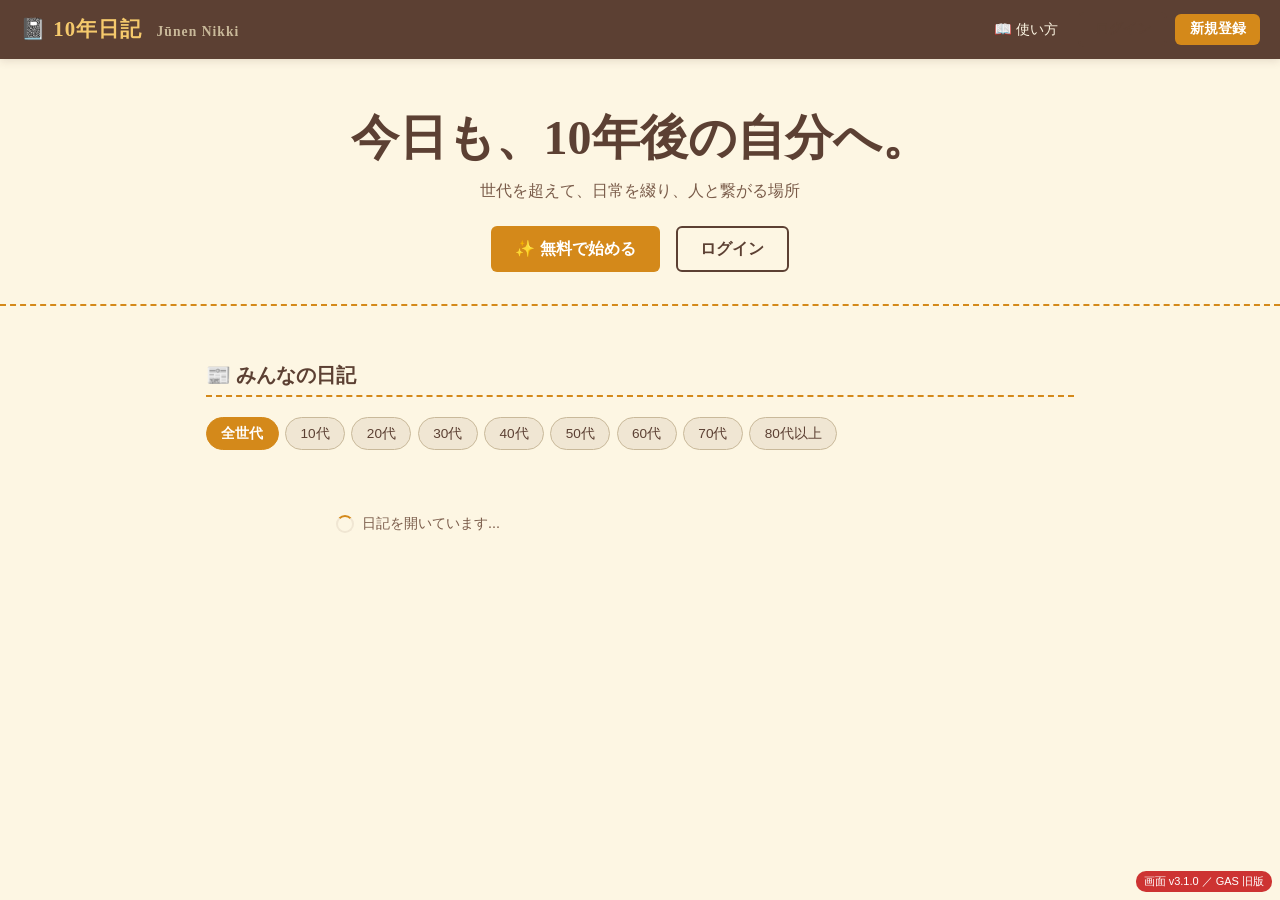
<file: index.html>
<!DOCTYPE html>
<html lang="ja">
<head>
  <meta charset="UTF-8">
  <meta name="viewport" content="width=device-width, initial-scale=1.0">
  <title>10年日記 | 今日も、10年後の自分へ</title>
  <link rel="stylesheet" href="css/style.css?v=3.1.0">
</head>
<body>

<!-- ===== ヘッダー ===== -->
<header class="site-header">
  <a href="index.html" class="site-logo">📓 10年日記 <span>Jūnen Nikki</span></a>
  <div id="nav-login" class="nav-links">
    <a href="guide.html" class="nav-link-item">📖 使い方</a>
    <button class="btn-secondary" style="font-size:0.85rem;padding:0.4rem 0.9rem;" onclick="openAuthModal('login')">ログイン</button>
    <button class="btn-primary"   style="font-size:0.85rem;padding:0.4rem 0.9rem;" onclick="openAuthModal('register')">新規登録</button>
  </div>
  <div id="nav-user" class="nav-user" style="display:none">
    <a href="diary.html" class="nav-link-item">📖 日記</a>
    <a href="events.html" class="nav-link-item">🎪 イベント</a>
    <a href="profile.html" class="nav-link-item">👤 マイページ</a>
    <a href="guide.html" class="nav-link-item">❓ 使い方</a>
    <span id="nav-nickname" class="nav-nickname"></span>
    <button class="btn-logout" onclick="handleLogout()">ログアウト</button>
    <a id="nav-admin" href="admin.html" style="display:none;color:var(--light-amber);font-size:0.85rem;text-decoration:none;">⚙️</a>
  </div>
</header>

<!-- ===== ボトムナビ ===== -->
<nav class="bottom-nav">
  <a href="index.html" class="active"><span class="icon">🏠</span>ホーム</a>
  <a href="diary.html"><span class="icon">📖</span>日記</a>
  <a href="events.html"><span class="icon">🎪</span>イベント</a>
  <a href="profile.html"><span class="icon">👤</span>マイページ</a>
  <a href="#" onclick="openAuthModal('login');return false;" id="bottom-login-link"><span class="icon">🔑</span>ログイン</a>
</nav>

<!-- ===== ヒーロー ===== -->
<section class="hero">
  <h1 class="hero-title">今日も、10年後の自分へ。</h1>
  <p class="hero-sub">世代を超えて、日常を綴り、人と繋がる場所</p>
  <div class="hero-actions" id="hero-actions">
    <button class="btn-primary" onclick="openAuthModal('register')">✨ 無料で始める</button>
    <button class="btn-secondary" onclick="openAuthModal('login')">ログイン</button>
  </div>
</section>

<!-- ===== 世代フィルター ===== -->
<div class="page-wrapper">
  <h2 class="section-title">📰 みんなの日記</h2>
  <div class="gen-filter-bar" id="gen-filter"></div>
  <div id="diary-feed" class="diary-feed">
    <div class="loading-msg"><span class="loading-spinner"></span>日記を開いています...</div>
  </div>
</div>

<!-- ===== 日記詳細モーダル ===== -->
<div class="modal-overlay" id="diary-modal" onclick="if(event.target===this)closeModal()">
  <div class="modal-box">
    <button class="modal-close" onclick="closeModal()">✕</button>
    <div id="modal-body"></div>
  </div>
</div>

<!-- ===== 編集モーダル ===== -->
<div class="modal-overlay" id="edit-modal" onclick="if(event.target===this)document.getElementById('edit-modal').style.display='none'">
  <div class="modal-box">
    <button class="modal-close" onclick="document.getElementById('edit-modal').style.display='none'">✕</button>
    <h2 class="modal-title">📝 日記を編集</h2>
    <div class="form-group">
      <label>タイトル</label>
      <input type="text" id="edit-title" maxlength="100">
    </div>
    <div class="form-group">
      <label>本文</label>
      <textarea id="edit-content" rows="8"></textarea>
    </div>
    <div class="form-group">
      <label>気分</label>
      <div class="mood-selector">
        <button type="button" class="mood-btn" data-mood="😊" onclick="selectMood(this,'edit-mood')">😊</button>
        <button type="button" class="mood-btn" data-mood="😢" onclick="selectMood(this,'edit-mood')">😢</button>
        <button type="button" class="mood-btn" data-mood="😤" onclick="selectMood(this,'edit-mood')">😤</button>
        <button type="button" class="mood-btn" data-mood="😴" onclick="selectMood(this,'edit-mood')">😴</button>
        <button type="button" class="mood-btn" data-mood="🤔" onclick="selectMood(this,'edit-mood')">🤔</button>
      </div>
      <input type="hidden" id="edit-mood" value="😊">
    </div>
    <div class="form-group">
      <label>タグ（カンマ区切り）</label>
      <input type="text" id="edit-tags" placeholder="旅行, 日常, 仕事">
    </div>
    <div class="form-group">
      <label>📷 写真（最大5枚）</label>
      <div id="edit-photo-existing" class="photo-preview-grid"></div>
      <input type="file" id="edit-photo-input" accept="image/*" multiple onchange="handlePhotoSelect(event, 'edit')">
      <div id="edit-photo-preview" class="photo-preview-grid"></div>
    </div>
    <div class="form-group">
      <label class="checkbox-row">
        <input type="checkbox" id="edit-public" checked> みんなに公開する
      </label>
    </div>
    <div class="form-footer">
      <button class="btn-secondary" onclick="document.getElementById('edit-modal').style.display='none'">キャンセル</button>
      <button class="btn-primary" onclick="submitEdit()">更新する</button>
    </div>
  </div>
</div>

<!-- ===== 認証モーダル（v3：パスワード問い合わせ込み） ===== -->
<div class="modal-overlay" id="auth-modal" onclick="if(event.target===this)closeAuthModal()">
  <div class="modal-box">
    <button class="modal-close" onclick="closeAuthModal()">✕</button>
    <h2 class="modal-title">📓 10年日記</h2>
    <div class="auth-tabs">
      <button class="auth-tab active" onclick="switchAuthTab('login')">ログイン</button>
      <button class="auth-tab" onclick="switchAuthTab('register')">新規登録</button>
    </div>

    <!-- ログイン -->
    <div class="auth-form active" id="auth-login">
      <div class="auth-error" id="login-error"></div>
      <div class="form-group">
        <label>会員番号（登録メールアドレス）</label>
        <input type="email" id="login-email" autocomplete="email">
      </div>
      <div class="form-group">
        <label>パスワード</label>
        <div class="password-input-wrap">
          <input type="password" id="login-password" autocomplete="current-password" onkeydown="if(event.key==='Enter')doLogin()">
          <button type="button" class="pw-toggle-btn" onclick="togglePasswordVisibility('login-password', this)">👁️</button>
        </div>
      </div>
      <p style="text-align:right;margin-bottom:0.75rem;">
        <a href="#" style="font-size:0.85rem;color:var(--amber);" onclick="openResetModal();return false;">パスワードをお忘れの方はこちら</a>
      </p>
      <div class="form-footer">
        <button class="btn-primary" style="width:100%" onclick="doLogin()">ログイン</button>
      </div>
    </div>

    <!-- 登録（v3：パスワード入力欄なし・免責同意必須） -->
    <div class="auth-form" id="auth-register">
      <div class="auth-error" id="register-error"></div>
      <p class="auth-note">📧 パスワードは入力いただく必要はありません。登録後、仮パスワードを登録メールアドレス宛にお送りします。</p>
      <div class="form-group">
        <label>メールアドレス（会員番号として使用します）</label>
        <input type="email" id="reg-email" autocomplete="email">
      </div>
      <div class="form-group">
        <label>ニックネーム</label>
        <input type="text" id="reg-nickname" maxlength="20" placeholder="日記帳の主人">
      </div>
      <div class="form-group">
        <label>生まれた年（任意）</label>
        <input type="number" id="reg-birthyear" min="1940" max="2015" placeholder="例: 1990">
      </div>
      <div class="terms-box">
        <p>会員登録には以下の内容への同意が必要です。</p>
        <a href="terms.html" target="_blank">免責事項・注意事項を全文表示する ↗</a>
        <label class="checkbox-row">
          <input type="checkbox" id="reg-agree-terms">
          上記の免責事項・注意事項に同意します
        </label>
      </div>
      <div class="form-footer">
        <button class="btn-primary" id="register-submit-btn" style="width:100%" disabled onclick="doRegister()">
          登録する（仮パスワードをメールでお送りします）
        </button>
      </div>
    </div>
  </div>
</div>

<!-- ===== パスワード再発行モーダル（v3新規） ===== -->
<div class="modal-overlay" id="reset-modal" onclick="if(event.target===this)closeResetModal()">
  <div class="modal-box">
    <button class="modal-close" onclick="closeResetModal()">✕</button>
    <h2 class="modal-title">🔑 パスワードをお忘れの方</h2>
    <p style="font-size:0.88rem;color:#7a5c4a;margin-bottom:1rem;line-height:1.7;">
      会員番号（登録メールアドレス）を入力してください。仮パスワードを発行し、登録メールアドレス宛にお送りします。
    </p>
    <div class="form-group">
      <label>会員番号（メールアドレス）</label>
      <input type="email" id="reset-email" onkeydown="if(event.key==='Enter')doRequestReset()">
    </div>
    <div class="form-footer">
      <button class="btn-primary" style="width:100%" onclick="doRequestReset()">仮パスワードを発行する</button>
    </div>
  </div>
</div>

<script src="js/config.js?v=3.1.0"></script>
<script src="js/auth.js?v=3.1.0"></script>
<script src="js/video-embed.js?v=3.1.0"></script>
<script src="js/diary.js?v=3.1.0"></script>
<script>
// ===== 認証モーダル操作 =====
function openAuthModal(tab) {
  document.getElementById('auth-modal').style.display = 'flex';
  switchAuthTab(tab);
}
function closeAuthModal() {
  document.getElementById('auth-modal').style.display = 'none';
}
function switchAuthTab(tab) {
  document.querySelectorAll('.auth-tab').forEach((el,i) => el.classList.toggle('active', (i===0&&tab==='login')||(i===1&&tab==='register')));
  document.getElementById('auth-login').classList.toggle('active', tab === 'login');
  document.getElementById('auth-register').classList.toggle('active', tab === 'register');
}

function openResetModal() {
  document.getElementById('reset-modal').style.display = 'flex';
}
function closeResetModal() {
  document.getElementById('reset-modal').style.display = 'none';
}

// 免責事項チェックで登録ボタンの活性を切り替え
document.addEventListener('DOMContentLoaded', () => {
  const agreeBox = document.getElementById('reg-agree-terms');
  if (agreeBox) {
    agreeBox.addEventListener('change', function() {
      document.getElementById('register-submit-btn').disabled = !this.checked;
    });
  }
});

async function doLogin() {
  const email    = document.getElementById('login-email').value.trim();
  const password = document.getElementById('login-password').value;
  const errEl    = document.getElementById('login-error');
  errEl.classList.remove('show');
  if (!email || !password) { errEl.textContent = '会員番号とパスワードを入力してください'; errEl.classList.add('show'); return; }
  try {
    const res = await Auth.post({ action: 'login', email, password });
    if (res.success) {
      Auth.setSession(res);
      closeAuthModal();
      updateNav();
      updateHeroForLoggedIn();
      loadDiaries();
      if (res.mustChangePassword) {
        showToast(`${res.nickname} さん、仮パスワードでログイン中です。パスワードを変更してください`);
        setTimeout(() => { location.href = 'profile.html?forceChange=1'; }, 800);
      } else {
        showToast(`おかえり、${res.nickname} さん！`);
      }
    } else {
      errEl.textContent = res.error || 'ログインに失敗しました';
      errEl.classList.add('show');
    }
  } catch(e) { errEl.textContent = '通信エラーが発生しました'; errEl.classList.add('show'); }
}

async function doRegister() {
  const email     = document.getElementById('reg-email').value.trim();
  const nickname  = document.getElementById('reg-nickname').value.trim();
  const birthYear = document.getElementById('reg-birthyear').value;
  const agreedTerms = document.getElementById('reg-agree-terms').checked;
  const errEl     = document.getElementById('register-error');
  errEl.classList.remove('show');
  if (!email || !nickname) { errEl.textContent = '必須項目を入力してください'; errEl.classList.add('show'); return; }
  if (!agreedTerms) { errEl.textContent = '免責事項・注意事項への同意が必要です'; errEl.classList.add('show'); return; }
  const btn = document.getElementById('register-submit-btn');
  btn.disabled = true; btn.textContent = '登録中...';
  try {
    const res = await Auth.post({ action: 'register', email, nickname, birthYear, agreedTerms });
    if (res.success) {
      showToast('登録完了！仮パスワードをメールで送信しました 📧');
      switchAuthTab('login');
      document.getElementById('login-email').value = email;
    } else {
      errEl.textContent = res.error || '登録に失敗しました';
      errEl.classList.add('show');
    }
  } catch(e) { errEl.textContent = '通信エラーが発生しました'; errEl.classList.add('show'); }
  btn.disabled = false; btn.textContent = '登録する（仮パスワードをメールでお送りします）';
}

async function doRequestReset() {
  const email = document.getElementById('reset-email').value.trim();
  if (!email) { showToast('会員番号を入力してください', 'error'); return; }
  try {
    const res = await Auth.post({ action: 'requestPasswordReset', email });
    showToast(res.message || '登録されているメールアドレスの場合、仮パスワードを送信しました');
    closeResetModal();
  } catch(e) { showToast('通信エラーが発生しました', 'error'); }
}

function updateHeroForLoggedIn() {
  const actions = document.getElementById('hero-actions');
  const bottomLink = document.getElementById('bottom-login-link');
  if (Auth.isLoggedIn()) {
    actions.innerHTML = `<a href="diary.html" class="btn-primary">📖 日記を書く</a><a href="events.html" class="btn-secondary">🎪 イベントを見る</a>`;
    if (bottomLink) { bottomLink.href = 'profile.html'; bottomLink.querySelector('span').textContent = '👤'; bottomLink.lastChild.textContent = 'マイページ'; }
  }
}

function selectMood(btn, hiddenId) {
  btn.closest('.mood-selector').querySelectorAll('.mood-btn').forEach(b => b.classList.remove('selected'));
  btn.classList.add('selected');
  document.getElementById(hiddenId).value = btn.dataset.mood;
}

// 初期化
document.addEventListener('DOMContentLoaded', () => {
  updateNav();
  updateHeroForLoggedIn();
  renderGenFilter('gen-filter');
  loadDiaries();
  enforcePasswordChangeIfNeeded();
});
</script>
</body>
</html>
</file>
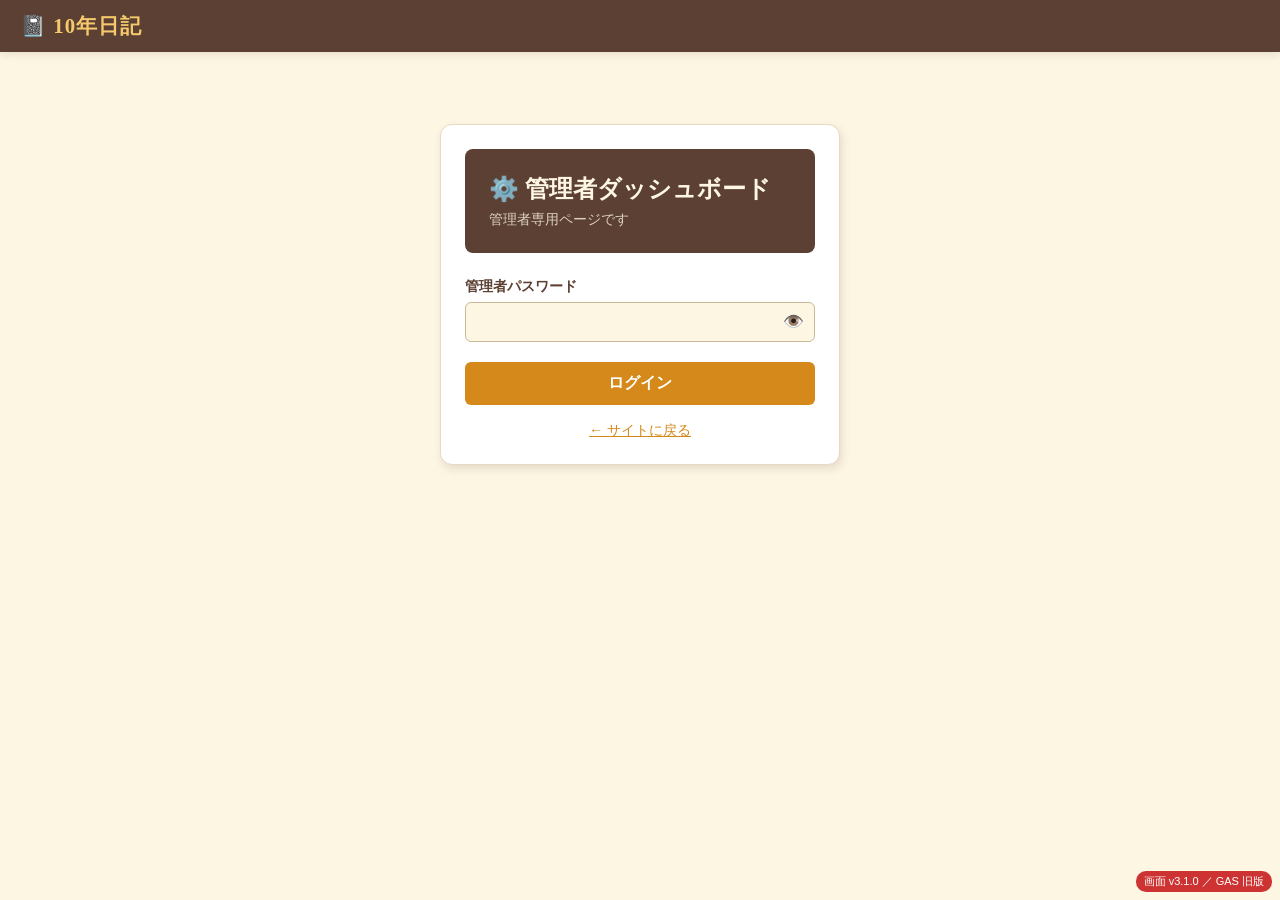
<file: admin.html>
<!DOCTYPE html>
<html lang="ja">
<head>
  <meta charset="UTF-8">
  <meta name="viewport" content="width=device-width, initial-scale=1.0">
  <title>管理者ダッシュボード | 10年日記</title>
  <link rel="stylesheet" href="css/style.css?v=3.1.0">
</head>
<body>

<header class="site-header">
  <a href="index.html" class="site-logo">📓 10年日記</a>
  <div id="nav-login" class="nav-links" style="display:none"></div>
  <div id="nav-user" class="nav-user" style="display:none">
    <span id="nav-nickname" class="nav-nickname"></span>
    <button class="btn-logout" onclick="handleLogout()">ログアウト</button>
  </div>
</header>

<div class="page-wrapper">

  <!-- 管理者ログインフォーム -->
  <div id="admin-login-form" class="form-card" style="max-width:400px;margin:3rem auto;">
    <div class="admin-header" style="border-radius:8px;margin-bottom:1.5rem;">
      <h1>⚙️ 管理者ダッシュボード</h1>
      <p style="font-size:0.85rem;margin-top:0.4rem;opacity:0.8;">管理者専用ページです</p>
    </div>
    <div class="form-group">
      <label>管理者パスワード</label>
      <div class="password-input-wrap">
        <input type="password" id="admin-pass" onkeydown="if(event.key==='Enter')adminLoginSubmit(event)">
        <button type="button" class="pw-toggle-btn" onclick="togglePasswordVisibility('admin-pass', this)">👁️</button>
      </div>
    </div>
    <div id="admin-login-error" class="auth-error"></div>
    <div class="form-footer">
      <button class="btn-primary" style="width:100%" onclick="adminLoginSubmit(event)">ログイン</button>
    </div>
    <div style="text-align:center;margin-top:1rem;">
      <a href="index.html" style="color:var(--amber);font-size:0.88rem;">← サイトに戻る</a>
    </div>
  </div>

  <!-- 管理パネル（ログイン後） -->
  <div id="admin-panel" style="display:none">
    <div class="admin-header">
      <h1>⚙️ 管理者ダッシュボード</h1>
      <p style="font-size:0.85rem;margin-top:0.3rem;opacity:0.8;">10年日記コミュニティ管理画面</p>
    </div>

    <div class="admin-tabs">
      <button class="admin-tab-btn active" data-tab="members" onclick="adminTab('members')">👥 会員管理</button>
      <button class="admin-tab-btn" data-tab="diaries"  onclick="adminTab('diaries')">📖 日記管理</button>
      <button class="admin-tab-btn" data-tab="events"   onclick="adminTab('events')">🎪 イベント管理</button>
    </div>

    <!-- 会員管理 -->
    <div id="admin-members" class="admin-tab-content" style="display:block">
      <div class="loading-msg"><span class="loading-spinner"></span>読み込み中...</div>
    </div>

    <!-- 日記管理 -->
    <div id="admin-diaries" class="admin-tab-content">
      <div class="loading-msg"><span class="loading-spinner"></span>読み込み中...</div>
    </div>

    <!-- イベント管理（v3新規） -->
    <div id="admin-events" class="admin-tab-content">
      <div class="loading-msg"><span class="loading-spinner"></span>読み込み中...</div>
    </div>
  </div>

</div>

<script src="js/config.js?v=3.1.0"></script>
<script src="js/auth.js?v=3.1.0"></script>
<script src="js/admin.js?v=3.1.0"></script>
<script>
async function adminLoginSubmit(e) {
  if (e && e.preventDefault) e.preventDefault();
  const password = document.getElementById('admin-pass').value;
  const errEl    = document.getElementById('admin-login-error');
  errEl.classList.remove('show');
  try {
    const res = await Auth.post({ action: 'adminLogin', password });
    if (res.success) {
      Auth.setSession(res);
      document.getElementById('admin-login-form').style.display = 'none';
      document.getElementById('admin-panel').style.display = 'block';
      updateNav();
      adminLoadMembers();
    } else {
      errEl.textContent = res.error || 'ログインに失敗しました';
      errEl.classList.add('show');
    }
  } catch(e) {
    errEl.textContent = '通信エラーが発生しました';
    errEl.classList.add('show');
  }
}

document.addEventListener('DOMContentLoaded', () => {
  updateNav();
  if (Auth.isAdmin()) {
    document.getElementById('admin-login-form').style.display = 'none';
    document.getElementById('admin-panel').style.display = 'block';
    adminLoadMembers();
  }
});
</script>
</body>
</html>
</file>
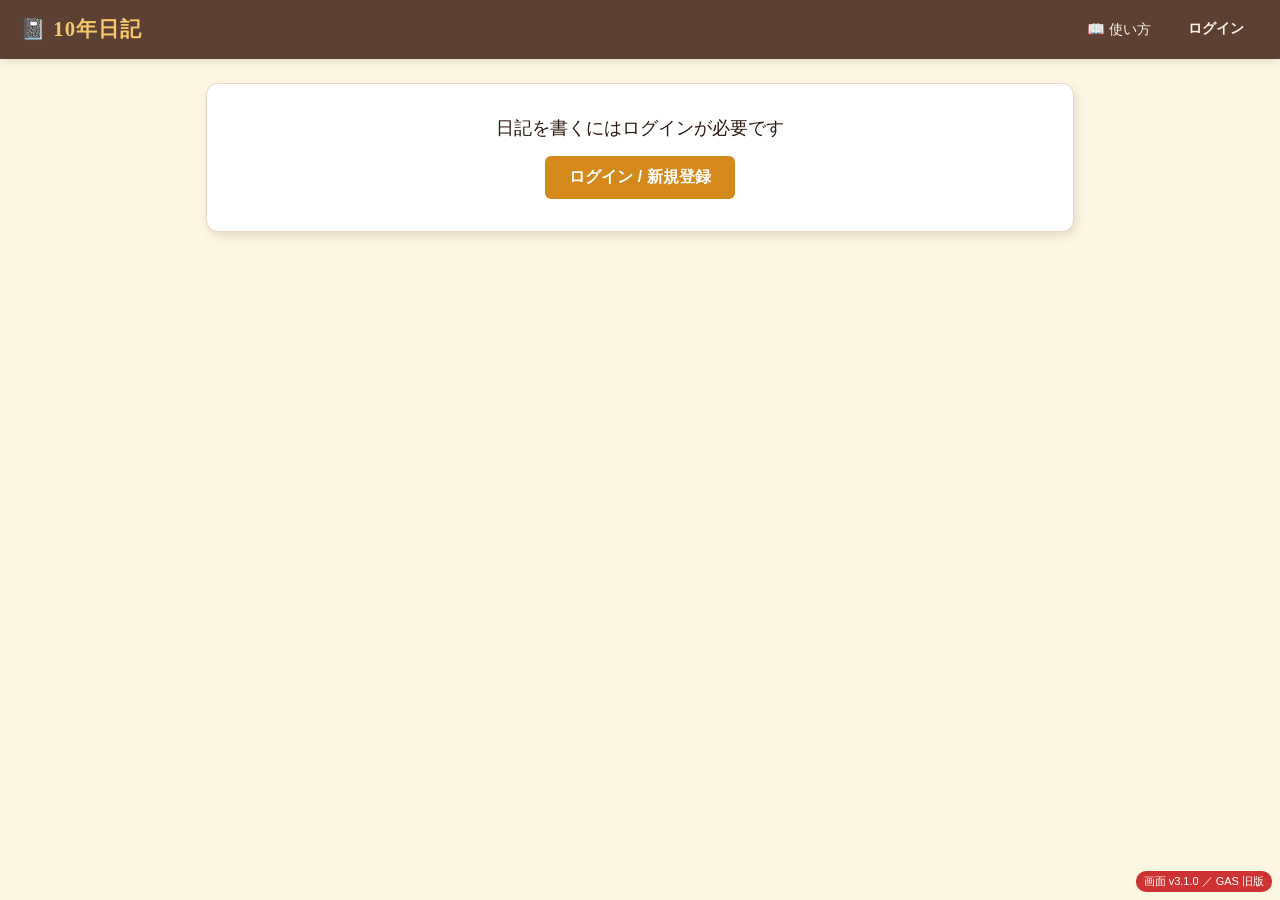
<file: diary.html>
<!DOCTYPE html>
<html lang="ja">
<head>
  <meta charset="UTF-8">
  <meta name="viewport" content="width=device-width, initial-scale=1.0">
  <title>日記 | 10年日記</title>
  <link rel="stylesheet" href="css/style.css?v=3.1.0">
  <style>
    .voice-entry-row { display:flex; align-items:center; gap:0.75rem; margin-bottom:1.25rem; flex-wrap:wrap; }
    .btn-voice {
      background: var(--light-amber); color: var(--sepia); border:none; border-radius:999px;
      padding:0.55rem 1.1rem; font-size:0.95rem; font-weight:bold; cursor:pointer;
      display:inline-flex; align-items:center; gap:0.4rem; transition: transform 0.15s;
    }
    .btn-voice:hover { transform: translateY(-1px); }
    .voice-hint { font-size:0.8rem; color:#8a7862; }
    .voice-desc { font-size:0.9rem; color:#7a5c4a; line-height:1.7; margin-bottom:1.25rem; }
    .voice-record-area { text-align:center; padding:1.5rem 0 1rem; }
    .voice-mic-btn {
      width:84px; height:84px; border-radius:50%; border:none; background: var(--amber);
      color:#fff; font-size:2rem; cursor:pointer; box-shadow: 0 4px 10px var(--shadow);
      transition: background 0.2s, transform 0.2s;
    }
    .voice-mic-btn:hover { transform: scale(1.05); }
    .voice-mic-btn.recording { background: var(--warn); animation: voicePulse 1.2s infinite; }
    @keyframes voicePulse {
      0% { box-shadow: 0 0 0 0 rgba(176,39,28,0.45); }
      70% { box-shadow: 0 0 0 16px rgba(176,39,28,0); }
      100% { box-shadow: 0 0 0 0 rgba(176,39,28,0); }
    }
    .voice-status { margin-top:0.75rem; color: var(--brown); font-size:0.9rem; }
    .voice-transcript-box { margin-top:1rem; }
    .voice-transcript-box label { display:block; font-size:0.8rem; color:#8a7862; margin-bottom:0.35rem; }
    .voice-transcript {
      min-height:3.5rem; max-height:9rem; overflow-y:auto; background: var(--sub-bg);
      border-radius:8px; padding:0.75rem 0.9rem; font-size:0.9rem; color: var(--sepia);
      white-space:pre-wrap; line-height:1.7;
    }
    .ai-model-picker { margin:1rem 0 0.75rem; text-align:left; }
    .ai-model-picker label { display:block; font-size:0.8rem; color:#8a7862; margin-bottom:0.3rem; }
    .ai-model-picker select { width:100%; padding:0.5rem; border:1px solid #c9b99a; border-radius:8px; background:#fffdf7; color: var(--brown); font-size:0.9rem; }
    .ai-model-hint { font-size:0.72rem; color:#a08c74; margin-top:0.3rem; line-height:1.5; }
    .voice-transcript-raw { background:#f5f0e6; color:#8a7862; font-size:0.82rem; }
    /* ===== 同じ日／ランダム ===== */
    .rc-layout { display:grid; grid-template-columns: minmax(0,1fr) 260px; gap:1.25rem; align-items:start; }
    .rc-main { min-width:0; }
    .rc-head {
      display:flex; align-items:center; justify-content:space-between; gap:0.5rem; flex-wrap:wrap;
      border-bottom:1px solid #e8d8c4; padding-bottom:0.5rem; margin-bottom:0.5rem;
    }
    .rc-head-label { font-size:1.1rem; font-weight:700; color: var(--sepia); }
    .rc-head-nav { display:flex; gap:0.35rem; }
    .rc-head-nav button {
      background:#fff; border:1px solid #c9b99a; border-radius:5px; padding:0.2rem 0.9rem;
      font-size:0.95rem; font-weight:bold; color: var(--brown); cursor:pointer;
    }
    .rc-head-nav button:hover { background: var(--sub-bg); }

    /* 年ごとのブロック（10年日記の1ページ） */
    .rc-year-block { padding:0.6rem 0 0.4rem; border-bottom:1px solid #eadfcd; }
    .rc-year-title { font-size:1.35rem; font-weight:400; color: var(--sepia); margin:0 0 0.3rem; display:flex; align-items:center; gap:0.5rem; }
    .rc-this-year { font-size:0.7rem; background: var(--amber); color:#fff; padding:0.1rem 0.45rem; border-radius:8px; }
    .rc-box { border:1px solid #d9ccb8; background:#fff; min-height:2.8rem; }
    .rc-box.is-empty {
      display:flex; align-items:center; justify-content:center; padding:0.8rem;
      color:#a8957e; font-size:0.85rem; background:#faf6ef;
    }
    .rc-box.is-today { cursor:pointer; color: var(--amber); border:1px dashed var(--amber); background:#fffaf0; }
    .rc-box.is-today:hover { background:#fff3dc; }
    .rc-box.is-future { color:#c7b8a3; }
    .rc-diary { padding:0.7rem 0.85rem; cursor:pointer; }
    .rc-diary:hover { background:#fffaf0; }
    .rc-diary-title { font-weight:700; color: var(--sepia); margin-bottom:0.3rem; }
    .rc-lock { font-size:0.8rem; }
    .rc-diary-body { font-size:0.93rem; color:#3c2a1e; line-height:1.8; white-space:pre-wrap; word-break:break-word; }
    .rc-sep { border:none; border-top:1px dashed #e0d2bd; margin:0; }
    .rc-foot { display:flex; align-items:center; gap:0.6rem; flex-wrap:wrap; font-size:0.8rem; color:#a8957e; margin-top:0.3rem; }
    .rc-foot-mood { font-size:1.1rem; }

    /* 写真 */
    .rc-photos { display:flex; flex-wrap:wrap; gap:0.35rem; margin-top:0.6rem; }
    .rc-photo { width:130px; height:130px; overflow:hidden; background:#ede2d0; }
    .rc-photo img { width:100%; height:100%; object-fit:cover; display:block; cursor:zoom-in; }
    .rc-photo.loading {
      background: linear-gradient(90deg, #ede2d0 25%, #f5ecdd 37%, #ede2d0 63%);
      background-size:400% 100%; animation: photo-shimmer 1.4s ease infinite;
    }

    /* タイムライン形式（月別・ランダム） */
    .rc-tl-item { padding:1rem 0 0.8rem; border-bottom:1px solid #eadfcd; }
    .rc-tl-date { font-size:1.9rem; font-weight:300; color: var(--sepia); margin:0 0 0.4rem; display:flex; align-items:baseline; gap:0.6rem; flex-wrap:wrap; }
    .rc-tl-ago { font-size:0.8rem; background: var(--sub-bg); color: var(--brown); padding:0.1rem 0.55rem; border-radius:10px; }
    .rc-tl-item .rc-diary { padding:0.3rem 0; }
    .rc-tl-item .rc-diary:hover { background:transparent; }
    .rc-link-btn {
      background:none; border:1px dashed #c9b99a; border-radius:6px; color: var(--brown);
      padding:0.25rem 0.6rem; font-size:0.78rem; cursor:pointer; margin-left:auto;
    }
    .rc-link-btn:hover { background: var(--sub-bg); }
    .rc-back { margin:0.3rem 0 0.2rem; }
    .rc-summary { font-size:0.85rem; color: var(--brown); margin:0.4rem 0 0; }
    .rc-random-ctrl { display:flex; align-items:center; gap:0.5rem; }
    .rc-select { padding:0.4rem 0.5rem; border:1px solid #c9b99a; border-radius:6px; background:#fff; font-size:0.9rem; }
    .rc-shuffle-btn { padding:0.45rem 1rem; }

    /* サイドバー：カレンダー */
    .rc-side { position:sticky; top:4.5rem; display:flex; flex-direction:column; gap:1rem; }
    .rc-cal { background:#fff; border:1px solid #e8d8c4; }
    .rc-cal-head { display:flex; align-items:center; justify-content:space-between; padding:0.45rem 0.4rem; gap:0.3rem; }
    .rc-cal-title { font-weight:700; font-size:0.85rem; color: var(--sepia); white-space:nowrap; }
    .rc-cal-nav { display:flex; gap:2px; }
    .rc-cal-nav button { background:#fff; border:1px solid #ccc; border-radius:3px; font-size:0.68rem; padding:0.1rem 0.3rem; cursor:pointer; color:#555; }
    .rc-cal-nav button:hover { background: var(--sub-bg); }
    .rc-cal-grid { display:grid; grid-template-columns:repeat(7, 1fr); }
    .rc-cal-wd { text-align:center; font-size:0.7rem; color:#777; padding:0.25rem 0; border-bottom:1px solid #ddd; }
    .rc-cal-cell {
      border:none; border-bottom:1px solid #eee; background:#fff; height:2.1rem; font-size:0.8rem;
      color:#999; cursor:pointer; padding:0;
    }
    .rc-cal-cell.sun, .rc-cal-cell.sat { background:#f4f4f4; }
    .rc-cal-cell.has { color: var(--sepia); font-weight:800; }
    .rc-cal-cell.other { color:#bbb; font-weight:400; background:#f7f7f7; }
    .rc-cal-cell.today { outline:2px solid var(--light-amber); outline-offset:-2px; }
    .rc-cal-cell.selected { background:#ff4a0f; color:#fff; font-weight:800; }
    .rc-cal-cell:hover:not(.selected) { background: var(--sub-bg); }

    /* サイドバー：月別アーカイブ */
    .rc-panel { background:#fff; border:1px solid #e8d8c4; }
    .rc-panel-head {
      width:100%; display:flex; justify-content:space-between; background:#f5f5f5; border:none;
      border-bottom:1px solid #ddd; padding:0.5rem 0.7rem; font-size:0.8rem; color:#555; cursor:pointer;
    }
    .rc-arc-row {
      width:100%; display:flex; justify-content:space-between; align-items:center; background:#fff;
      border:none; border-bottom:1px solid #eee; padding:0.5rem 0.7rem; font-size:0.8rem; color:#3a6ea5; cursor:pointer;
    }
    .rc-arc-row:hover, .rc-arc-row.active { background: var(--sub-bg); }
    .rc-arc-count { background:#777; color:#fff; border-radius:10px; padding:0 0.45rem; font-size:0.7rem; font-weight:bold; }
    .rc-arc-empty { padding:0.6rem; font-size:0.8rem; color:#999; }

    @media (max-width: 760px) {
      .rc-layout { grid-template-columns: 1fr; }
      .rc-side { position:static; order:-1; }  /* スマホではカレンダーを上に */
      .rc-panel { max-height:14rem; overflow-y:auto; }
      .rc-photo { width:calc(33% - 0.3rem); height:auto; aspect-ratio:1; }
      .rc-tl-date { font-size:1.5rem; }
    }
    /* ===== 取り込み ===== */
    .im-lead { font-size:0.88rem; color:#7a5c4a; line-height:1.8; margin-bottom:0.8rem; }
    .im-common { font-size:0.88rem; color: var(--brown); margin-bottom:1rem; }
    .im-year { width:5.5rem; padding:0.3rem 0.4rem; border:1px solid #c9b99a; border-radius:6px; }
    .im-methods { display:grid; grid-template-columns:repeat(auto-fit, minmax(240px, 1fr)); gap:0.9rem; margin-bottom:1.2rem; }
    .im-card { background:#fffaf0; border:1px solid #e8d8c4; border-radius:12px; padding:1rem; display:flex; flex-direction:column; gap:0.6rem; }
    .im-card h3 { font-size:1rem; color: var(--brown); margin:0; }
    .im-card p { font-size:0.8rem; color:#7a5c4a; line-height:1.7; margin:0; }
    .im-card textarea { width:100%; box-sizing:border-box; font-size:0.85rem; padding:0.5rem; border:1px solid #c9b99a; border-radius:6px; }
    .im-file-btn { display:inline-block; text-align:center; cursor:pointer; }
    .im-linkish { background:none; border:none; color:#3a6ea5; text-decoration:underline; font-size:0.8rem; cursor:pointer; padding:0; align-self:flex-start; }
    .im-status { font-size:0.8rem !important; color: var(--brown) !important; }
    .im-check { font-size:0.85rem; color: var(--brown); display:inline-flex; align-items:center; gap:0.3rem; cursor:pointer; }
    .im-result { font-weight:bold; color: var(--brown); }

    .im-toolbar { position:sticky; top:3.6rem; z-index:5; background: var(--cream); padding:0.6rem 0; border-bottom:2px solid var(--light-amber); margin-bottom:0.8rem; font-size:0.9rem; }
    .im-toolbar-btns { display:flex; flex-wrap:wrap; gap:0.35rem; margin-top:0.4rem; }
    .im-toolbar .rc-btn { font-size:0.78rem; padding:0.3rem 0.6rem; }
    .im-bulk-photo { cursor:pointer; }
    .im-warn-text { color:#b0271c; font-weight:bold; }

    .im-row { background:#fff; border:1px solid #e0d2bd; border-left:4px solid var(--amber); border-radius:8px; padding:0.7rem; margin-bottom:0.7rem; display:flex; flex-direction:column; gap:0.45rem; }
    .im-row.excluded { opacity:0.45; border-left-color:#ccc; }
    .im-row.has-error { border-left-color:#b0271c; }
    .im-row-head, .im-row-foot { display:flex; flex-wrap:wrap; align-items:center; gap:0.5rem; }
    .im-date, .im-time, .im-title, .im-tags, .im-content, .im-row select {
      border:1px solid #c9b99a; border-radius:6px; padding:0.35rem 0.45rem; font-size:0.9rem; background:#fff; color: var(--sepia);
    }
    .im-title { font-weight:bold; }
    .im-content { width:100%; box-sizing:border-box; line-height:1.7; resize:vertical; }
    .im-tags { flex:1; min-width:8rem; }
    .im-src { font-size:0.72rem; background: var(--sub-bg); color: var(--brown); padding:0.1rem 0.5rem; border-radius:10px; }
    .im-del { margin-left:auto; background:none; border:none; color:#a8957e; font-size:1rem; cursor:pointer; }
    .im-del:hover { color:#b0271c; }
    .im-warns { display:flex; flex-wrap:wrap; gap:0.4rem; }
    .im-warn { font-size:0.75rem; color:#b0271c; background:#fdecea; padding:0.1rem 0.5rem; border-radius:6px; }
    .im-warn-soft { color:#8a5a00; background:#fff3dc; }
    .im-photos { display:flex; flex-wrap:wrap; gap:0.4rem; align-items:center; }
    .im-photo { position:relative; width:70px; height:70px; }
    .im-photo img { width:100%; height:100%; object-fit:cover; border-radius:6px; }
    .im-photo button { position:absolute; top:-6px; right:-6px; width:20px; height:20px; border-radius:50%; border:none; background:#5c4033; color:#fff; font-size:0.7rem; cursor:pointer; }
    .im-photo-add { font-size:0.78rem; color: var(--brown); border:1px dashed #c9b99a; border-radius:6px; padding:0.4rem 0.6rem; cursor:pointer; }
    .im-photo-add:hover { background: var(--sub-bg); }

    .im-submit { text-align:center; padding:1rem 0 2rem; }
    .im-progress { height:10px; background: var(--sub-bg); border-radius:5px; overflow:hidden; margin-bottom:0.4rem; }
    #im-progress-bar { height:100%; width:0; background: var(--amber); transition: width 0.3s; }
    .im-progress-text { font-size:0.85rem; color: var(--brown); min-height:1.2em; }
    @media (max-width: 600px) {
      .im-toolbar { top:3rem; }
      .im-title { width:100%; box-sizing:border-box; }
    }
    /* ===== 写真（年月ごと） ===== */
    .ph-month { margin-bottom:0.4rem; }
    .ph-month-title {
      text-align:center; font-size:0.9rem; font-weight:400; color: var(--sepia);
      border:1px solid #ddd; background:#fff; padding:0.25rem; margin:0 0 3px;
    }
    .ph-grid { display:grid; grid-template-columns:repeat(auto-fill, minmax(104px, 1fr)); gap:3px; margin-bottom:0.3rem; }
    .ph-cell {
      position:relative; aspect-ratio:1; border:none; padding:0; overflow:hidden; cursor:pointer; background:#ede2d0;
    }
    .ph-cell img { width:100%; height:100%; object-fit:cover; display:block; transition: transform 0.2s; }
    .ph-cell:hover img { transform: scale(1.05); }
    .ph-cell.loading {
      background: linear-gradient(90deg, #ede2d0 25%, #f5ecdd 37%, #ede2d0 63%);
      background-size:400% 100%; animation: photo-shimmer 1.4s ease infinite;
    }
    .ph-cell.broken::after { content:'📷'; position:absolute; inset:0; display:flex; align-items:center; justify-content:center; opacity:0.4; }
    .ph-cell.flash { outline:3px solid #ff4a0f; outline-offset:-3px; }
    .ph-day {
      position:absolute; right:5px; bottom:2px; color:#fff; font-size:1.05rem; font-weight:bold;
      text-shadow: 0 0 3px rgba(0,0,0,0.8), 0 0 6px rgba(0,0,0,0.5);
    }
    @media (max-width: 600px) {
      .ph-grid { grid-template-columns:repeat(3, 1fr); }
    }
    /* ===== マイ日記：更新中表示・もっと見る ===== */
    .my-refreshing { display:inline-flex; align-items:center; gap:0.35rem; margin-left:0.8rem; font-size:0.75rem; font-weight:normal; color:#8a7862; vertical-align:middle; }
    .my-refreshing .loading-spinner { width:12px; height:12px; }
    .my-more-wrap { grid-column:1 / -1; text-align:center; padding:1rem 0 1.5rem; }
    .my-more-btn { padding:0.6rem 1.6rem; }
    /* ===== マイ日記：絞り込みバー ===== */
    .my-filter-bar { align-items:center; flex-wrap:wrap; gap:0.6rem; background:#fff3dc; border:1px solid var(--light-amber); border-radius:8px; padding:0.5rem 0.8rem; margin-bottom:1rem; font-size:0.9rem; color: var(--sepia); }
    .my-filter-bar .rc-btn { margin-left:auto; font-size:0.8rem; padding:0.25rem 0.6rem; }
    .my-filter-bar .rc-link-btn { margin-left:0; }
  </style>
</head>
<body>

<header class="site-header">
  <a href="index.html" class="site-logo">📓 10年日記</a>
  <div id="nav-login" class="nav-links">
    <a href="guide.html" class="nav-link-item">📖 使い方</a>
    <a href="index.html" class="btn-secondary" style="font-size:0.85rem;padding:0.4rem 0.9rem;">ログイン</a>
  </div>
  <div id="nav-user" class="nav-user" style="display:none">
    <a href="index.html" class="nav-link-item">🏠 ホーム</a>
    <a href="events.html" class="nav-link-item">🎪 イベント</a>
    <a href="profile.html" class="nav-link-item">👤 マイページ</a>
    <a href="guide.html" class="nav-link-item">❓ 使い方</a>
    <span id="nav-nickname" class="nav-nickname"></span>
    <button class="btn-logout" onclick="handleLogout()">ログアウト</button>
    <a id="nav-admin" href="admin.html" style="display:none;color:var(--light-amber);font-size:0.85rem;text-decoration:none;">⚙️</a>
  </div>
</header>

<nav class="bottom-nav">
  <a href="index.html"><span class="icon">🏠</span>ホーム</a>
  <a href="diary.html" class="active"><span class="icon">📖</span>日記</a>
  <a href="events.html"><span class="icon">🎪</span>イベント</a>
  <a href="profile.html"><span class="icon">👤</span>マイページ</a>
  <a href="index.html"><span class="icon">🔑</span>ログイン</a>
</nav>

<div class="page-wrapper">
  <!-- ログイン促進（未ログイン時） -->
  <div id="login-prompt-section" class="form-card" style="display:none;text-align:center;padding:2rem;">
    <p style="font-size:1.1rem;margin-bottom:1rem;">日記を書くにはログインが必要です</p>
    <a href="index.html" class="btn-primary">ログイン / 新規登録</a>
  </div>

  <!-- ログイン済みコンテンツ -->
  <div id="diary-logged-in" style="display:none">
    <div class="tab-bar">
      <button class="tab-btn active" onclick="switchTab('post')">✏️ 新規投稿</button>
      <button class="tab-btn" onclick="switchTab('mine')">📚 マイ日記</button>
      <button class="tab-btn" onclick="switchTab('timeline')">📅 年表</button>
      <button class="tab-btn" onclick="switchTab('photos')">📷 写真</button>
      <button class="tab-btn" onclick="switchTab('onthisday')">📆 同じ日</button>
      <button class="tab-btn" onclick="switchTab('random')">🎲 ランダム</button>
      <button class="tab-btn" onclick="switchTab('import')">📥 取り込み</button>
    </div>

    <!-- ===== 新規投稿 ===== -->
    <div id="tab-post" class="tab-content">
      <div class="form-card">
        <h2>✏️ 今日の日記</h2>
        <div class="voice-entry-row">
          <button type="button" class="btn-voice" onclick="openVoiceModal()">🎤 音声で入力する</button>
          <span class="voice-hint">話した内容をAIが自動でタイトル・本文に整えます</span>
        </div>
        <form id="diary-form" onsubmit="submitDiary(event)">
          <div class="form-group">
            <label>タイトル <span style="color:#b00">*</span></label>
            <input type="text" id="diary-title" maxlength="100" placeholder="今日のタイトルを…" required>
          </div>
          <div class="form-group">
            <label>本文 <span style="color:#b00">*</span></label>
            <textarea id="diary-content" rows="10" placeholder="今日はどんな一日でしたか？" required></textarea>
            <p class="ve-hint">🎬 YouTube・Instagram・TikTok・X・Facebook などの動画のURLを本文に貼ると、日記の中で再生できます。</p>
            <div id="post-video-preview"></div>
          </div>
          <div class="form-group">
            <label>今日の気分</label>
            <div class="mood-selector" id="post-mood-selector">
              <button type="button" class="mood-btn selected" data-mood="😊" onclick="selectMoodDiary(this)">😊</button>
              <button type="button" class="mood-btn" data-mood="😢" onclick="selectMoodDiary(this)">😢</button>
              <button type="button" class="mood-btn" data-mood="😤" onclick="selectMoodDiary(this)">😤</button>
              <button type="button" class="mood-btn" data-mood="😴" onclick="selectMoodDiary(this)">😴</button>
              <button type="button" class="mood-btn" data-mood="🤔" onclick="selectMoodDiary(this)">🤔</button>
            </div>
            <input type="hidden" id="diary-mood" value="😊">
          </div>
          <div class="form-group">
            <label>タグ（カンマ区切り）</label>
            <input type="text" id="diary-tags" placeholder="旅行, 日常, 仕事, 食べ物…">
          </div>
          <div class="form-group">
            <label>📷 写真（最大5枚）</label>
            <input type="file" id="diary-photo-input" accept="image/*" multiple onchange="handlePhotoSelect(event, 'post')">
            <div id="post-photo-preview" class="photo-preview-grid"></div>
          </div>
          <div class="form-group">
            <label class="checkbox-row">
              <input type="checkbox" id="diary-public">
              🌐 みんなに公開する
            </label>
          </div>
          <div class="form-footer">
            <button type="submit" id="submit-diary-btn" class="btn-primary">📝 投稿する</button>
          </div>
        </form>
      </div>
    </div>

    <!-- ===== マイ日記 ===== -->
    <div id="tab-mine" class="tab-content" style="display:none">
      <div class="rc-layout">
        <div class="rc-main">
          <h2 class="section-title">📚 マイ日記
            <span id="my-diaries-refreshing" class="my-refreshing" style="display:none"><span class="loading-spinner"></span>最新に更新中…</span>
          </h2>
          <div id="my-filter-bar" class="my-filter-bar" style="display:none"></div>
          <div id="my-diaries" class="diary-feed">
            <div class="loading-msg"><span class="loading-spinner"></span>読み込み中...</div>
          </div>
        </div>
        <aside id="mine-sidebar" class="rc-side"></aside>
      </div>
    </div>

    <!-- ===== 年表 ===== -->
    <div id="tab-timeline" class="tab-content" style="display:none">
      <h2 class="section-title">📅 わたしの年表</h2>
      <p style="color:#7a5c4a;font-size:0.88rem;margin-bottom:1.5rem;line-height:1.7;">日記の記録が年ごとに並びます。10年分の歩みを振り返りましょう。</p>
      <div id="timeline-container" class="timeline-container">
        <div class="loading-msg"><span class="loading-spinner"></span>年表を開いています...</div>
      </div>
    </div>

    <!-- ===== 写真（年月ごとに並べる） ===== -->
    <div id="tab-photos" class="tab-content" style="display:none">
      <div class="rc-layout">
        <div class="rc-main" id="photos-container">
          <div class="loading-msg"><span class="loading-spinner"></span>写真を集めています...</div>
        </div>
        <aside id="photos-sidebar" class="rc-side"></aside>
      </div>
    </div>

    <!-- ===== 同じ日（10年日記形式：毎年の同じ日を縦に並べる＋カレンダー） ===== -->
    <div id="tab-onthisday" class="tab-content" style="display:none">
      <div class="rc-layout">
        <div class="rc-main">
          <div class="rc-head">
            <span id="recall-head-label" class="rc-head-label"></span>
            <div class="rc-head-nav">
              <button type="button" onclick="recallPrev()" title="前へ">&lt;</button>
              <button type="button" onclick="recallNext()" title="次へ">&gt;</button>
            </div>
          </div>
          <div id="onthisday-container">
            <div class="loading-msg"><span class="loading-spinner"></span>探しています...</div>
          </div>
        </div>
        <aside id="recall-sidebar" class="rc-side"></aside>
      </div>
    </div>

    <!-- ===== ランダム（過去の日をランダムにタイムライン形式で並べる） ===== -->
    <div id="tab-random" class="tab-content" style="display:none">
      <div class="rc-head">
        <span class="rc-head-label">🎲 あの日をランダムに</span>
        <div class="rc-random-ctrl">
          <select class="rc-select" onchange="setRandomCount(this.value)">
            <option value="1">1日</option>
            <option value="3" selected>3日</option>
            <option value="5">5日</option>
            <option value="7">7日</option>
          </select>
          <button type="button" class="btn-primary rc-shuffle-btn" onclick="renderRandomDays()">🎲 別の日を引く</button>
        </div>
      </div>
      <div id="random-container">
        <div class="loading-msg"><span class="loading-spinner"></span>ページをめくっています...</div>
      </div>
    </div>

    <!-- ===== 取り込み（ファイル / 貼り付け / 写真） ===== -->
    <div id="tab-import" class="tab-content" style="display:none">
      <h2 class="section-title">📥 日記を取り込む</h2>
      <p class="im-lead">ほかの日記アプリのデータや、紙の日記の写真から、過去の日記をまとめて取り込めます。読み込んだ内容は下の一覧で確認・修正してから保存します。<br>取り込んだ日記は、はじめは <strong>🔒 非公開</strong> になります（一覧で変更できます）。</p>

      <div class="im-common">
        <label>年が書かれていない日付は <input type="number" id="im-default-year" min="1900" max="2100" class="im-year"> 年として読む</label>
      </div>

      <div class="im-methods">
        <div class="im-card">
          <h3>📄 ファイルから</h3>
          <p>CSV・JSON・テキストファイルに対応しています。CSVは「日付・タイトル・本文・気分・タグ・公開」の列を読み取ります（タイトルが無ければ本文の1行目を使います）。</p>
          <label class="btn-primary im-file-btn">ファイルを選ぶ
            <input type="file" accept=".csv,.tsv,.json,.txt,text/*,application/json" multiple hidden onchange="imHandleFile(event)">
          </label>
          <button type="button" class="im-linkish" onclick="imDownloadSample()">CSVのひな形をダウンロード</button>
        </div>

        <div class="im-card">
          <h3>📋 貼り付けて</h3>
          <p>ほかの日記サイトのタイムライン画面などをコピーして貼り付けてください。「2026年8月9日」のような日付の行ごとに日記を分けます。</p>
          <textarea id="im-paste" rows="5" placeholder="2026年8月9日&#10;神奈川県 川崎市 26°C&#10;卓球の大会を見に行った。&#10;日曜日&#10;&#10;2026年8月10日&#10;…"></textarea>
          <button type="button" class="btn-primary" onclick="imHandlePaste()">読み取る</button>
        </div>

        <div class="im-card">
          <h3>📷 写真から</h3>
          <p>手書きの日記帳・紙の10年日記・日記アプリの画面のスクリーンショットをAIが読み取ります。1枚に何日分・何年分あっても分けて読み取ります。</p>
          <label class="im-check"><input type="checkbox" id="im-attach-original"> 読み取った写真も日記に添付する</label>
          <div class="ai-model-picker">
            <label for="im-model-select">AIモデル</label>
            <select id="im-model-select" class="ai-model-select"></select>
            <div class="ai-model-hint">選んだモデルが使えない時は、汎用の最新モデルに自動で切り替わります</div>
          </div>
          <label class="btn-primary im-file-btn">写真を選ぶ
            <input type="file" accept="image/*" multiple hidden onchange="imHandleImages(event)">
          </label>
          <p id="im-photo-status" class="im-status"></p>
        </div>
      </div>

      <p id="im-result" class="im-result"></p>
      <div id="im-preview"></div>
    </div>
  </div>
</div>

<!-- ===== 日記詳細モーダル ===== -->
<div class="modal-overlay" id="diary-modal" onclick="if(event.target===this)closeModal()">
  <div class="modal-box">
    <button class="modal-close" onclick="closeModal()">✕</button>
    <div id="modal-body"></div>
  </div>
</div>

<!-- ===== 編集モーダル ===== -->
<div class="modal-overlay" id="edit-modal" onclick="if(event.target===this)document.getElementById('edit-modal').style.display='none'">
  <div class="modal-box">
    <button class="modal-close" onclick="document.getElementById('edit-modal').style.display='none'">✕</button>
    <h2 class="modal-title">📝 日記を編集</h2>
    <div class="form-group">
      <label>タイトル</label>
      <input type="text" id="edit-title" maxlength="100">
    </div>
    <div class="form-group">
      <label>日付</label>
      <input type="date" id="edit-date">
    </div>
    <div class="form-group">
      <label>本文</label>
      <textarea id="edit-content" rows="8"></textarea>
      <div id="edit-video-preview"></div>
    </div>
    <div class="form-group">
      <label>気分</label>
      <div class="mood-selector">
        <button type="button" class="mood-btn" data-mood="😊" onclick="selectMood(this,'edit-mood')">😊</button>
        <button type="button" class="mood-btn" data-mood="😢" onclick="selectMood(this,'edit-mood')">😢</button>
        <button type="button" class="mood-btn" data-mood="😤" onclick="selectMood(this,'edit-mood')">😤</button>
        <button type="button" class="mood-btn" data-mood="😴" onclick="selectMood(this,'edit-mood')">😴</button>
        <button type="button" class="mood-btn" data-mood="🤔" onclick="selectMood(this,'edit-mood')">🤔</button>
      </div>
      <input type="hidden" id="edit-mood" value="😊">
    </div>
    <div class="form-group">
      <label>タグ</label>
      <input type="text" id="edit-tags">
    </div>
    <div class="form-group">
      <label>📷 写真（最大5枚）</label>
      <div id="edit-photo-existing" class="photo-preview-grid"></div>
      <input type="file" id="edit-photo-input" accept="image/*" multiple onchange="handlePhotoSelect(event, 'edit')">
      <div id="edit-photo-preview" class="photo-preview-grid"></div>
    </div>
    <div class="form-group">
      <label class="checkbox-row">
        <input type="checkbox" id="edit-public"> 公開する
      </label>
    </div>
    <div class="form-footer">
      <button class="btn-secondary" onclick="document.getElementById('edit-modal').style.display='none'">キャンセル</button>
      <button class="btn-primary" onclick="submitEdit()">更新する</button>
    </div>
  </div>
</div>

<!-- ===== 音声入力モーダル ===== -->
<div class="modal-overlay" id="voice-modal" onclick="if(event.target===this)closeVoiceModal()">
  <div class="modal-box">
    <button class="modal-close" onclick="closeVoiceModal()">✕</button>
    <h2 class="modal-title">🎤 音声で日記を入力</h2>

    <!-- 録音ステップ -->
    <div id="voice-step-record">
      <p class="voice-desc">マイクのボタンを押して、今日の出来事を話してください。話し終わったらもう一度ボタンを押すと、AIが日記の形に整えます。</p>
      <div class="voice-record-area">
        <button type="button" id="voice-mic-btn" class="voice-mic-btn" onclick="toggleVoiceRecording()">🎤</button>
        <p id="voice-status" class="voice-status">タップして開始</p>
      </div>
      <div class="voice-transcript-box">
        <label>聞き取り中の内容</label>
        <div id="voice-transcript" class="voice-transcript"></div>
      </div>
      <div class="ai-model-picker">
        <label for="voice-model-select">AIモデル</label>
        <select id="voice-model-select" class="ai-model-select"></select>
        <div class="ai-model-hint">選んだモデルが使えない時は、汎用の最新モデルに自動で切り替わります</div>
      </div>
    </div>

    <!-- AI整形中 -->
    <div id="voice-step-loading" style="display:none;text-align:center;padding:2rem 0;">
      <span class="loading-spinner"></span>
      <p style="margin-top:0.75rem;color:var(--brown);">AIが日記の形に整えています...</p>
    </div>

    <!-- 確認・修正ステップ -->
    <div id="voice-step-confirm" style="display:none;">
      <p class="voice-desc">AIが整えた内容です。内容を確認し、必要であれば自由に修正してください。</p>
      <div class="form-group">
        <label>タイトル</label>
        <input type="text" id="voice-result-title" maxlength="100">
      </div>
      <div class="form-group">
        <label>本文</label>
        <textarea id="voice-result-content" rows="8"></textarea>
      </div>
      <div class="form-group">
        <label>今日の気分</label>
        <div class="mood-selector" id="voice-mood-selector">
          <button type="button" class="mood-btn" data-mood="😊" onclick="selectMood(this,'voice-result-mood')">😊</button>
          <button type="button" class="mood-btn" data-mood="😢" onclick="selectMood(this,'voice-result-mood')">😢</button>
          <button type="button" class="mood-btn" data-mood="😤" onclick="selectMood(this,'voice-result-mood')">😤</button>
          <button type="button" class="mood-btn" data-mood="😴" onclick="selectMood(this,'voice-result-mood')">😴</button>
          <button type="button" class="mood-btn" data-mood="🤔" onclick="selectMood(this,'voice-result-mood')">🤔</button>
        </div>
        <input type="hidden" id="voice-result-mood" value="😊">
      </div>
      <div class="form-group">
        <label>タグ（カンマ区切り）</label>
        <input type="text" id="voice-result-tags">
      </div>
      <div class="voice-transcript-box">
        <label>元の音声の文字起こし（参考）</label>
        <div id="voice-raw-transcript" class="voice-transcript voice-transcript-raw"></div>
      </div>
      <div class="form-footer">
        <button type="button" class="btn-delete-sm" onclick="discardVoiceResult()">🗑️ 削除してやり直す</button>
        <button type="button" class="btn-primary" onclick="applyVoiceResult()">✅ この内容を投稿フォームに反映</button>
      </div>
    </div>
  </div>
</div>

<script src="js/config.js?v=3.1.0"></script>
<script src="js/auth.js?v=3.1.0"></script>
<script src="js/video-embed.js?v=3.1.0"></script>
<script src="js/diary.js?v=3.1.0"></script>
<script src="js/import.js?v=3.1.0"></script>
<script>
let activeTab = 'post';

function switchTab(tab) {
  document.querySelectorAll('.tab-btn').forEach((btn,i) => {
    btn.classList.toggle('active', ['post','mine','timeline','photos','onthisday','random','import'][i] === tab);
  });
  document.querySelectorAll('.tab-content').forEach(el => el.style.display = 'none');
  document.getElementById('tab-' + tab).style.display = 'block';
  activeTab = tab;
  // 「マイ日記」「同じ日」「写真」はカレンダー用サイドバーがあるので横幅を広げる
  document.querySelector('.page-wrapper').classList.toggle('wide', tab === 'mine' || tab === 'onthisday' || tab === 'photos');
  if (tab === 'mine') loadMyDiaries();
  if (tab === 'timeline') renderTimeline();
  if (tab === 'onthisday') renderOnThisDay();
  if (tab === 'random') renderRandomDays();
  if (tab === 'photos') renderPhotosTab();
  if (tab === 'import') renderImportTab();
}

document.addEventListener('DOMContentLoaded', () => {
  updateNav();
  enforcePasswordChangeIfNeeded();
  if (Auth.isLoggedIn()) {
    document.getElementById('login-prompt-section').style.display = 'none';
    document.getElementById('diary-logged-in').style.display = 'block';
    prefetchMyDiaries(); // マイ日記を先読みしておく
    veBindFormPreview('diary-content', 'post-video-preview'); // 本文の動画リンクをプレビュー
  } else {
    document.getElementById('login-prompt-section').style.display = 'block';
    document.getElementById('diary-logged-in').style.display = 'none';
  }
});
</script>
</body>
</html>
</file>
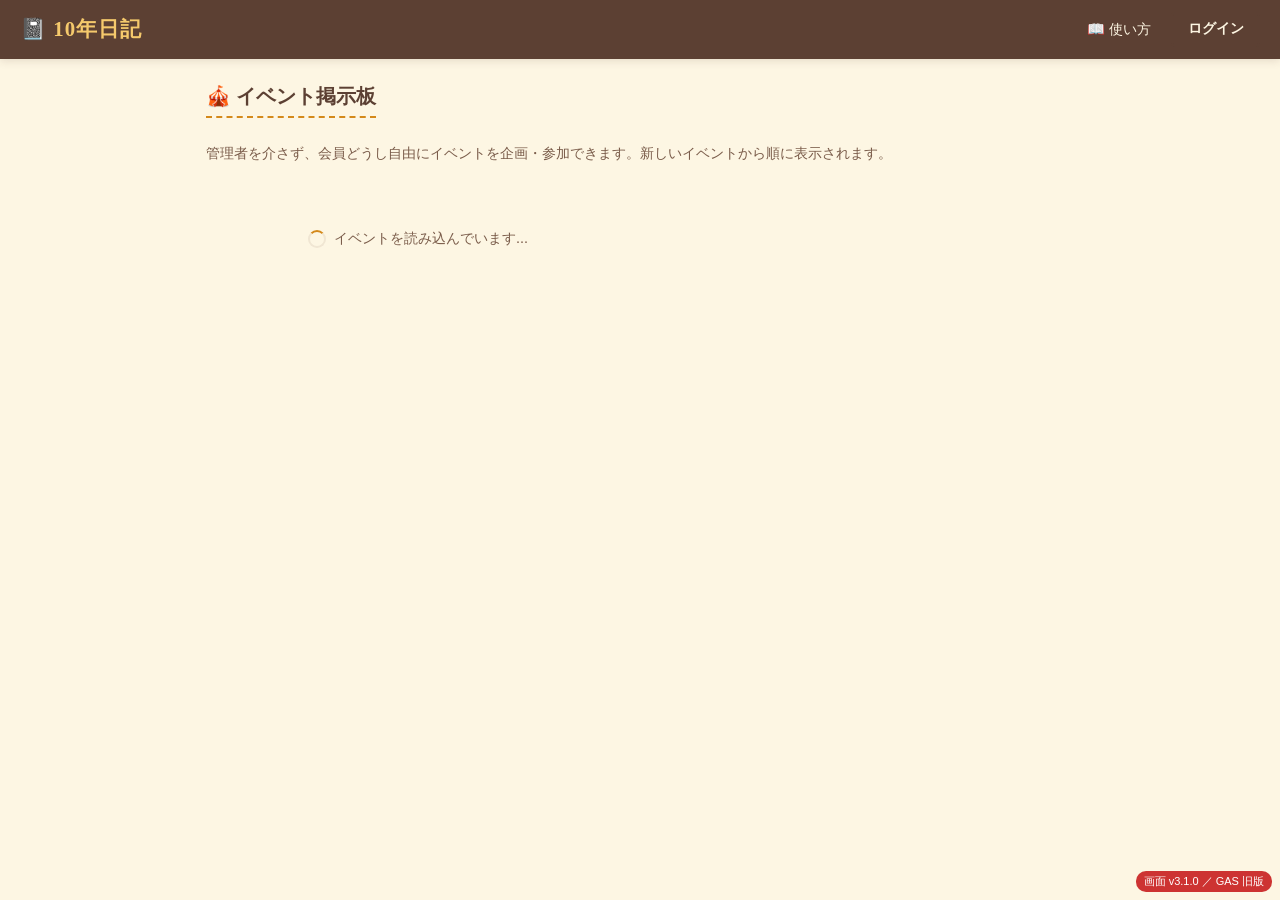
<file: events.html>
<!DOCTYPE html>
<html lang="ja">
<head>
  <meta charset="UTF-8">
  <meta name="viewport" content="width=device-width, initial-scale=1.0">
  <title>イベント掲示板 | 10年日記</title>
  <link rel="stylesheet" href="css/style.css?v=3.1.0">
</head>
<body>

<header class="site-header">
  <a href="index.html" class="site-logo">📓 10年日記</a>
  <div id="nav-login" class="nav-links">
    <a href="guide.html" class="nav-link-item">📖 使い方</a>
    <a href="index.html" class="btn-secondary" style="font-size:0.85rem;padding:0.4rem 0.9rem;">ログイン</a>
  </div>
  <div id="nav-user" class="nav-user" style="display:none">
    <a href="index.html" class="nav-link-item">🏠 ホーム</a>
    <a href="diary.html" class="nav-link-item">📖 日記</a>
    <a href="profile.html" class="nav-link-item">👤 マイページ</a>
    <a href="guide.html" class="nav-link-item">❓ 使い方</a>
    <span id="nav-nickname" class="nav-nickname"></span>
    <button class="btn-logout" onclick="handleLogout()">ログアウト</button>
    <a id="nav-admin" href="admin.html" style="display:none;color:var(--light-amber);font-size:0.85rem;text-decoration:none;">⚙️</a>
  </div>
</header>

<nav class="bottom-nav">
  <a href="index.html"><span class="icon">🏠</span>ホーム</a>
  <a href="diary.html"><span class="icon">📖</span>日記</a>
  <a href="events.html" class="active"><span class="icon">🎪</span>イベント</a>
  <a href="profile.html"><span class="icon">👤</span>マイページ</a>
  <a href="index.html"><span class="icon">🔑</span>ログイン</a>
</nav>

<div class="page-wrapper">
  <div style="display:flex;align-items:center;justify-content:space-between;flex-wrap:wrap;gap:0.75rem;margin-bottom:1.5rem;">
    <h1 class="section-title" style="margin:0;">🎪 イベント掲示板</h1>
    <div id="create-btn-area"></div>
  </div>

  <p style="font-size:0.85rem;color:#7a5c4a;margin-bottom:1.5rem;line-height:1.7;">
    管理者を介さず、会員どうし自由にイベントを企画・参加できます。新しいイベントから順に表示されます。
  </p>

  <!-- イベント作成フォーム -->
  <div id="event-form-section" class="form-card">
    <h2>🎊 イベントを企画する</h2>
    <form id="event-form" onsubmit="submitEvent(event)">
      <div class="form-group">
        <label>イベント名 <span style="color:#b00">*</span></label>
        <input type="text" id="ev-title" maxlength="100" placeholder="例：昭和歌謡カラオケ大会" required>
      </div>
      <div class="form-group">
        <label>開催日時 <span style="color:#b00">*</span></label>
        <input type="datetime-local" id="ev-date" required>
      </div>
      <div class="form-group">
        <label>場所（またはオンライン）</label>
        <input type="text" id="ev-location" placeholder="例：東京都新宿区、Zoom、未定">
      </div>
      <div class="form-group">
        <label>イベントの説明</label>
        <textarea id="ev-desc" rows="5" placeholder="どんなイベントか、参加方法などを書いてください"></textarea>
      </div>
      <div class="form-group">
        <label>定員（参加人数。空欄=無制限）</label>
        <input type="number" id="ev-max" min="2" max="9999" placeholder="例：20">
      </div>
      <div class="form-group">
        <label>募集期限（任意）</label>
        <input type="datetime-local" id="ev-deadline">
        <p style="font-size:0.78rem;color:#7a5c4a;margin-top:0.3rem;">期限を過ぎる、または定員に達すると自動的に募集終了となります。</p>
      </div>
      <div class="form-group">
        <label>タグ（カンマ区切り）</label>
        <input type="text" id="ev-tags" placeholder="カラオケ, 昭和, 交流会…">
      </div>
      <div class="form-footer">
        <button type="button" class="btn-secondary" onclick="toggleEventForm()">キャンセル</button>
        <button type="submit" id="create-event-btn" class="btn-primary">🎊 イベントを作成</button>
      </div>
    </form>
  </div>

  <!-- イベント一覧（最新順） -->
  <div id="events-list" class="events-grid">
    <div class="loading-msg"><span class="loading-spinner"></span>イベントを読み込んでいます...</div>
  </div>
</div>

<!-- ===== イベント詳細モーダル ===== -->
<div class="modal-overlay" id="event-modal" onclick="if(event.target===this)closeEventModal()">
  <div class="modal-box">
    <button class="modal-close" onclick="closeEventModal()">✕</button>
    <div id="event-modal-body"></div>
  </div>
</div>

<!-- ===== イベント編集モーダル（v3新規） ===== -->
<div class="modal-overlay" id="event-edit-modal" onclick="if(event.target===this)closeEventEditModal()">
  <div class="modal-box">
    <button class="modal-close" onclick="closeEventEditModal()">✕</button>
    <h2 class="modal-title">✏️ イベントを編集</h2>
    <div class="form-group">
      <label>イベント名</label>
      <input type="text" id="eev-title" maxlength="100">
    </div>
    <div class="form-group">
      <label>開催日時</label>
      <input type="datetime-local" id="eev-date">
    </div>
    <div class="form-group">
      <label>場所</label>
      <input type="text" id="eev-location">
    </div>
    <div class="form-group">
      <label>説明</label>
      <textarea id="eev-desc" rows="5"></textarea>
    </div>
    <div class="form-group">
      <label>定員（空欄=無制限）</label>
      <input type="number" id="eev-max" min="2" max="9999">
    </div>
    <div class="form-group">
      <label>募集期限（任意）</label>
      <input type="datetime-local" id="eev-deadline">
    </div>
    <div class="form-group">
      <label>タグ</label>
      <input type="text" id="eev-tags">
    </div>
    <div class="form-group">
      <label>ステータス</label>
      <select id="eev-status">
        <option value="open">受付中</option>
        <option value="closed">募集終了</option>
        <option value="cancelled">キャンセル</option>
      </select>
    </div>
    <div class="form-group">
      <label class="checkbox-row">
        <input type="checkbox" id="eev-notify"> 参加者全員に変更をメールで通知する
      </label>
    </div>
    <div class="form-footer">
      <button class="btn-secondary" onclick="closeEventEditModal()">キャンセル</button>
      <button class="btn-primary" onclick="submitEventEdit()">更新する</button>
    </div>
  </div>
</div>

<script src="js/config.js?v=3.1.0"></script>
<script src="js/auth.js?v=3.1.0"></script>
<script src="js/events.js?v=3.1.0"></script>
<script>
function toggleEventForm() {
  const sec = document.getElementById('event-form-section');
  sec.classList.toggle('open');
  window.scrollTo({ top: 0, behavior: 'smooth' });
}

document.addEventListener('DOMContentLoaded', () => {
  updateNav();
  enforcePasswordChangeIfNeeded();
  loadEvents();

  if (Auth.isLoggedIn()) {
    document.getElementById('create-btn-area').innerHTML =
      `<button class="btn-primary" onclick="toggleEventForm()">🎊 イベントを企画する</button>`;
  }
});
</script>
</body>
</html>
</file>
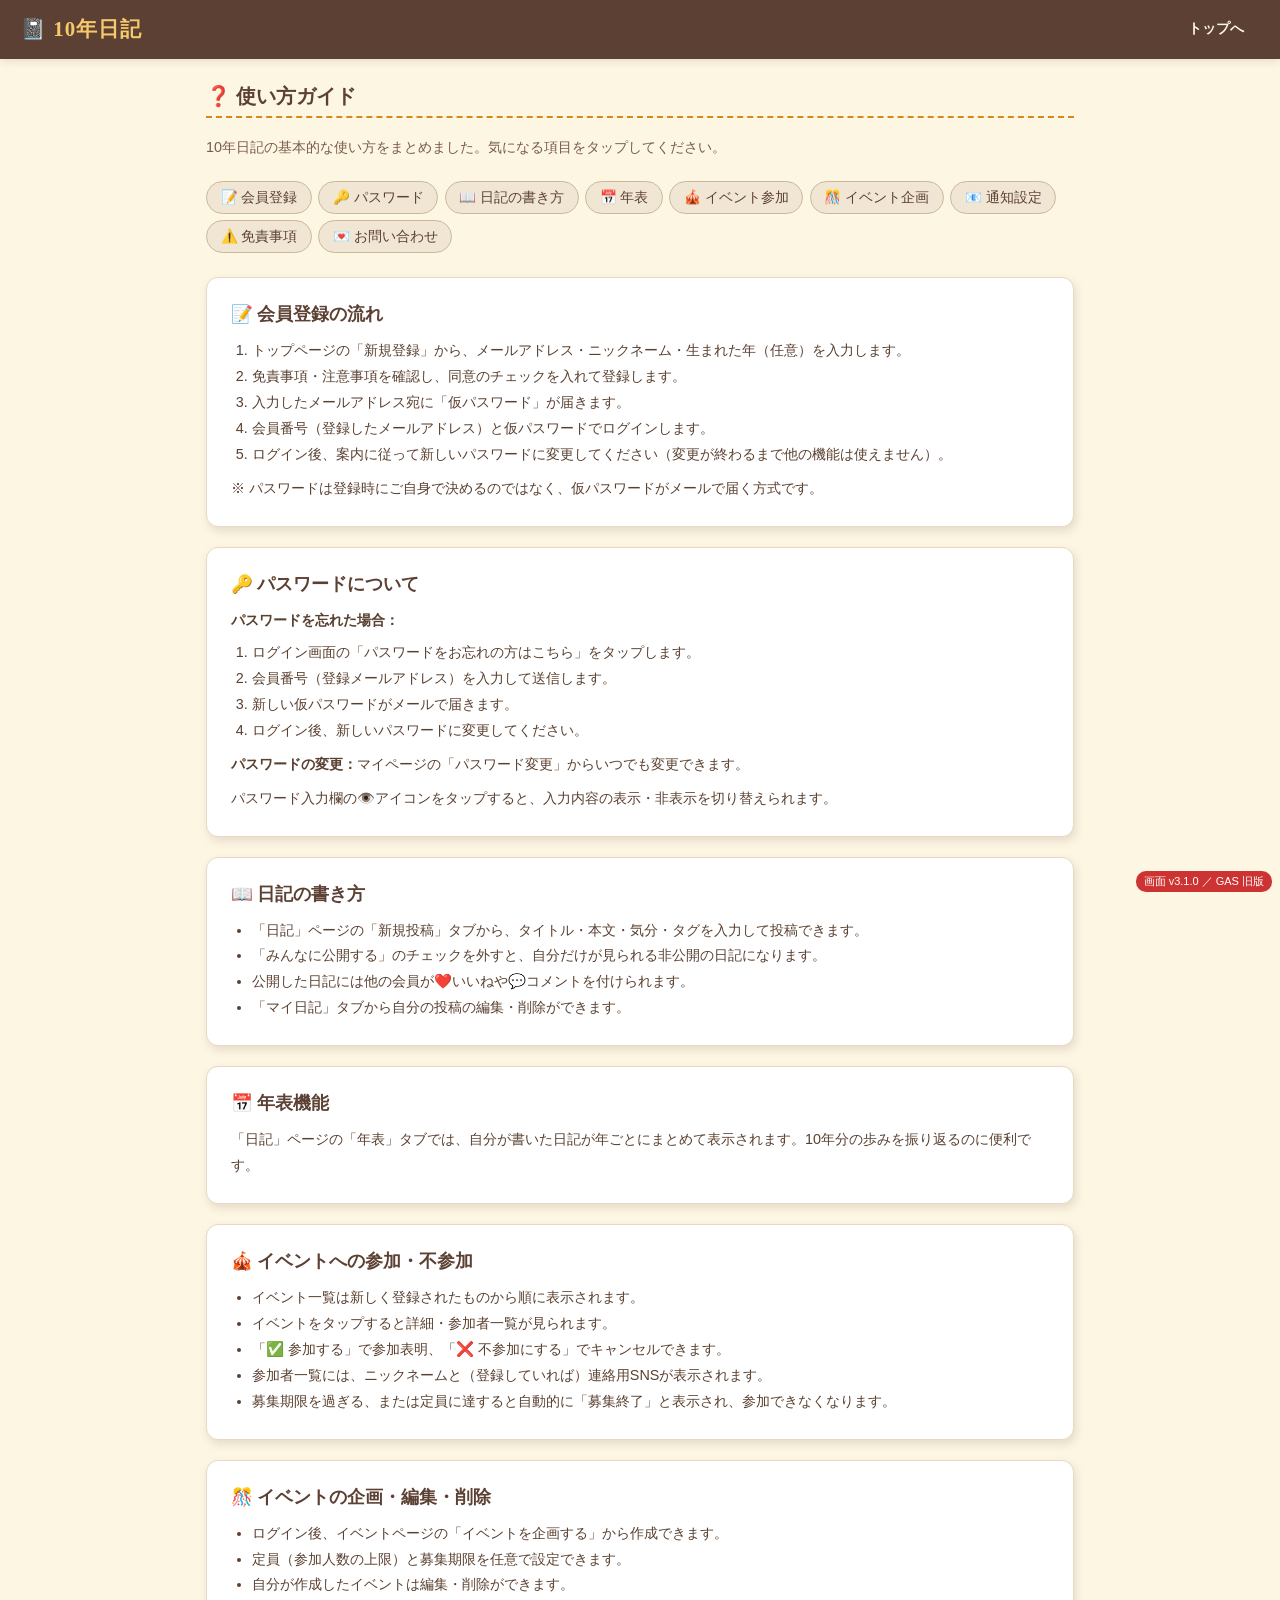
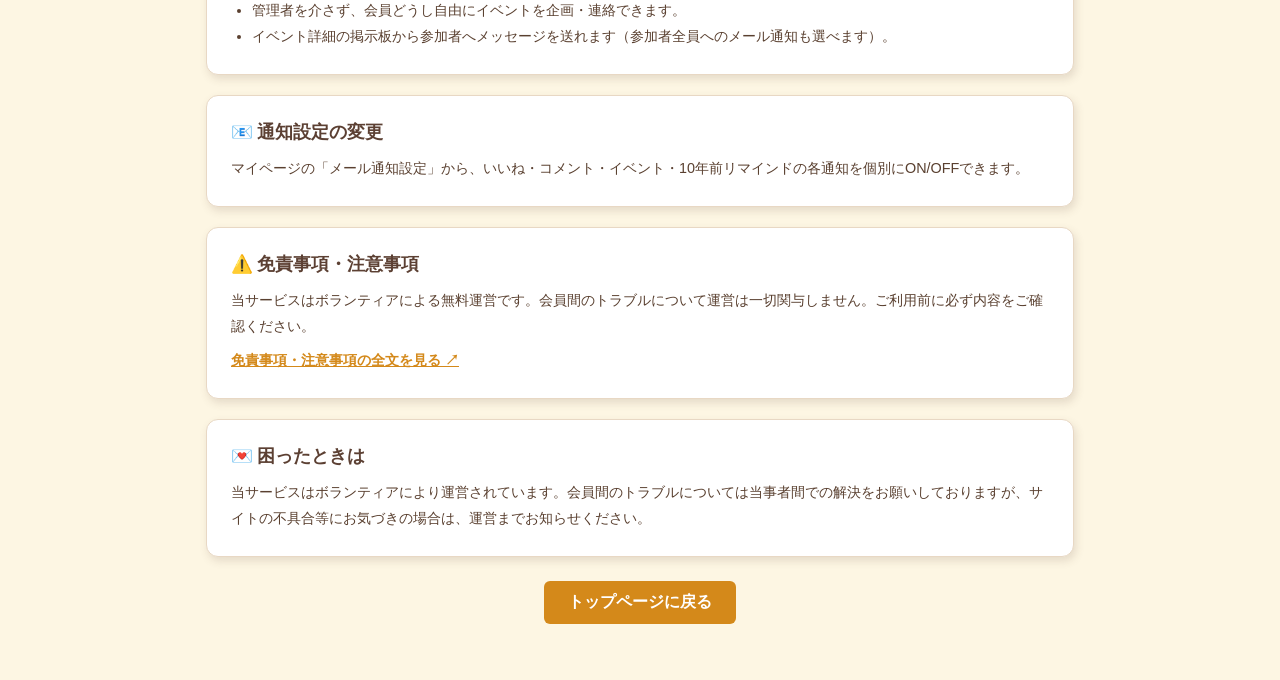
<file: guide.html>
<!DOCTYPE html>
<html lang="ja">
<head>
  <meta charset="UTF-8">
  <meta name="viewport" content="width=device-width, initial-scale=1.0">
  <title>使い方ガイド | 10年日記</title>
  <link rel="stylesheet" href="css/style.css?v=3.1.0">
</head>
<body>

<header class="site-header">
  <a href="index.html" class="site-logo">📓 10年日記</a>
  <div id="nav-login" class="nav-links">
    <a href="index.html" class="btn-secondary" style="font-size:0.85rem;padding:0.4rem 0.9rem;">トップへ</a>
  </div>
  <div id="nav-user" class="nav-user" style="display:none">
    <a href="index.html" class="nav-link-item">🏠 ホーム</a>
    <a href="diary.html" class="nav-link-item">📖 日記</a>
    <a href="events.html" class="nav-link-item">🎪 イベント</a>
    <a href="profile.html" class="nav-link-item">👤 マイページ</a>
    <span id="nav-nickname" class="nav-nickname"></span>
    <button class="btn-logout" onclick="handleLogout()">ログアウト</button>
    <a id="nav-admin" href="admin.html" style="display:none;color:var(--light-amber);font-size:0.85rem;text-decoration:none;">⚙️</a>
  </div>
</header>

<nav class="bottom-nav">
  <a href="index.html"><span class="icon">🏠</span>ホーム</a>
  <a href="diary.html"><span class="icon">📖</span>日記</a>
  <a href="events.html"><span class="icon">🎪</span>イベント</a>
  <a href="profile.html"><span class="icon">👤</span>マイページ</a>
  <a href="index.html"><span class="icon">🔑</span>ログイン</a>
</nav>

<div class="page-wrapper">
  <h1 class="section-title">❓ 使い方ガイド</h1>
  <p style="font-size:0.9rem;color:#7a5c4a;margin-bottom:1.5rem;">10年日記の基本的な使い方をまとめました。気になる項目をタップしてください。</p>

  <div class="guide-toc">
    <a href="#g-register">📝 会員登録</a>
    <a href="#g-password">🔑 パスワード</a>
    <a href="#g-diary">📖 日記の書き方</a>
    <a href="#g-timeline">📅 年表</a>
    <a href="#g-events-join">🎪 イベント参加</a>
    <a href="#g-events-create">🎊 イベント企画</a>
    <a href="#g-notify">📧 通知設定</a>
    <a href="#g-terms">⚠️ 免責事項</a>
    <a href="#g-contact">💌 お問い合わせ</a>
  </div>

  <section class="guide-section" id="g-register">
    <h2>📝 会員登録の流れ</h2>
    <ol>
      <li>トップページの「新規登録」から、メールアドレス・ニックネーム・生まれた年（任意）を入力します。</li>
      <li>免責事項・注意事項を確認し、同意のチェックを入れて登録します。</li>
      <li>入力したメールアドレス宛に「仮パスワード」が届きます。</li>
      <li>会員番号（登録したメールアドレス）と仮パスワードでログインします。</li>
      <li>ログイン後、案内に従って新しいパスワードに変更してください（変更が終わるまで他の機能は使えません）。</li>
    </ol>
    <p style="margin-top:0.5rem;">※ パスワードは登録時にご自身で決めるのではなく、仮パスワードがメールで届く方式です。</p>
  </section>

  <section class="guide-section" id="g-password">
    <h2>🔑 パスワードについて</h2>
    <p><strong>パスワードを忘れた場合：</strong></p>
    <ol>
      <li>ログイン画面の「パスワードをお忘れの方はこちら」をタップします。</li>
      <li>会員番号（登録メールアドレス）を入力して送信します。</li>
      <li>新しい仮パスワードがメールで届きます。</li>
      <li>ログイン後、新しいパスワードに変更してください。</li>
    </ol>
    <p style="margin-top:0.5rem;"><strong>パスワードの変更：</strong>マイページの「パスワード変更」からいつでも変更できます。</p>
    <p style="margin-top:0.5rem;">パスワード入力欄の👁️アイコンをタップすると、入力内容の表示・非表示を切り替えられます。</p>
  </section>

  <section class="guide-section" id="g-diary">
    <h2>📖 日記の書き方</h2>
    <ul>
      <li>「日記」ページの「新規投稿」タブから、タイトル・本文・気分・タグを入力して投稿できます。</li>
      <li>「みんなに公開する」のチェックを外すと、自分だけが見られる非公開の日記になります。</li>
      <li>公開した日記には他の会員が❤️いいねや💬コメントを付けられます。</li>
      <li>「マイ日記」タブから自分の投稿の編集・削除ができます。</li>
    </ul>
  </section>

  <section class="guide-section" id="g-timeline">
    <h2>📅 年表機能</h2>
    <p>「日記」ページの「年表」タブでは、自分が書いた日記が年ごとにまとめて表示されます。10年分の歩みを振り返るのに便利です。</p>
  </section>

  <section class="guide-section" id="g-events-join">
    <h2>🎪 イベントへの参加・不参加</h2>
    <ul>
      <li>イベント一覧は新しく登録されたものから順に表示されます。</li>
      <li>イベントをタップすると詳細・参加者一覧が見られます。</li>
      <li>「✅ 参加する」で参加表明、「❌ 不参加にする」でキャンセルできます。</li>
      <li>参加者一覧には、ニックネームと（登録していれば）連絡用SNSが表示されます。</li>
      <li>募集期限を過ぎる、または定員に達すると自動的に「募集終了」と表示され、参加できなくなります。</li>
    </ul>
  </section>

  <section class="guide-section" id="g-events-create">
    <h2>🎊 イベントの企画・編集・削除</h2>
    <ul>
      <li>ログイン後、イベントページの「イベントを企画する」から作成できます。</li>
      <li>定員（参加人数の上限）と募集期限を任意で設定できます。</li>
      <li>自分が作成したイベントは編集・削除ができます。</li>
      <li>管理者を介さず、会員どうし自由にイベントを企画・連絡できます。</li>
      <li>イベント詳細の掲示板から参加者へメッセージを送れます（参加者全員へのメール通知も選べます）。</li>
    </ul>
  </section>

  <section class="guide-section" id="g-notify">
    <h2>📧 通知設定の変更</h2>
    <p>マイページの「メール通知設定」から、いいね・コメント・イベント・10年前リマインドの各通知を個別にON/OFFできます。</p>
  </section>

  <section class="guide-section" id="g-terms">
    <h2>⚠️ 免責事項・注意事項</h2>
    <p>当サービスはボランティアによる無料運営です。会員間のトラブルについて運営は一切関与しません。ご利用前に必ず内容をご確認ください。</p>
    <p style="margin-top:0.5rem;"><a href="terms.html" target="_blank" style="color:var(--amber);font-weight:700;">免責事項・注意事項の全文を見る ↗</a></p>
  </section>

  <section class="guide-section" id="g-contact">
    <h2>💌 困ったときは</h2>
    <p>当サービスはボランティアにより運営されています。会員間のトラブルについては当事者間での解決をお願いしておりますが、サイトの不具合等にお気づきの場合は、運営までお知らせください。</p>
  </section>

  <div class="text-center mt-3" style="margin-bottom:2rem;">
    <a href="index.html" class="btn-primary">トップページに戻る</a>
  </div>
</div>

<script src="js/config.js?v=3.1.0"></script>
<script src="js/auth.js?v=3.1.0"></script>
<script>
document.addEventListener('DOMContentLoaded', () => { updateNav(); });
</script>
</body>
</html>
</file>
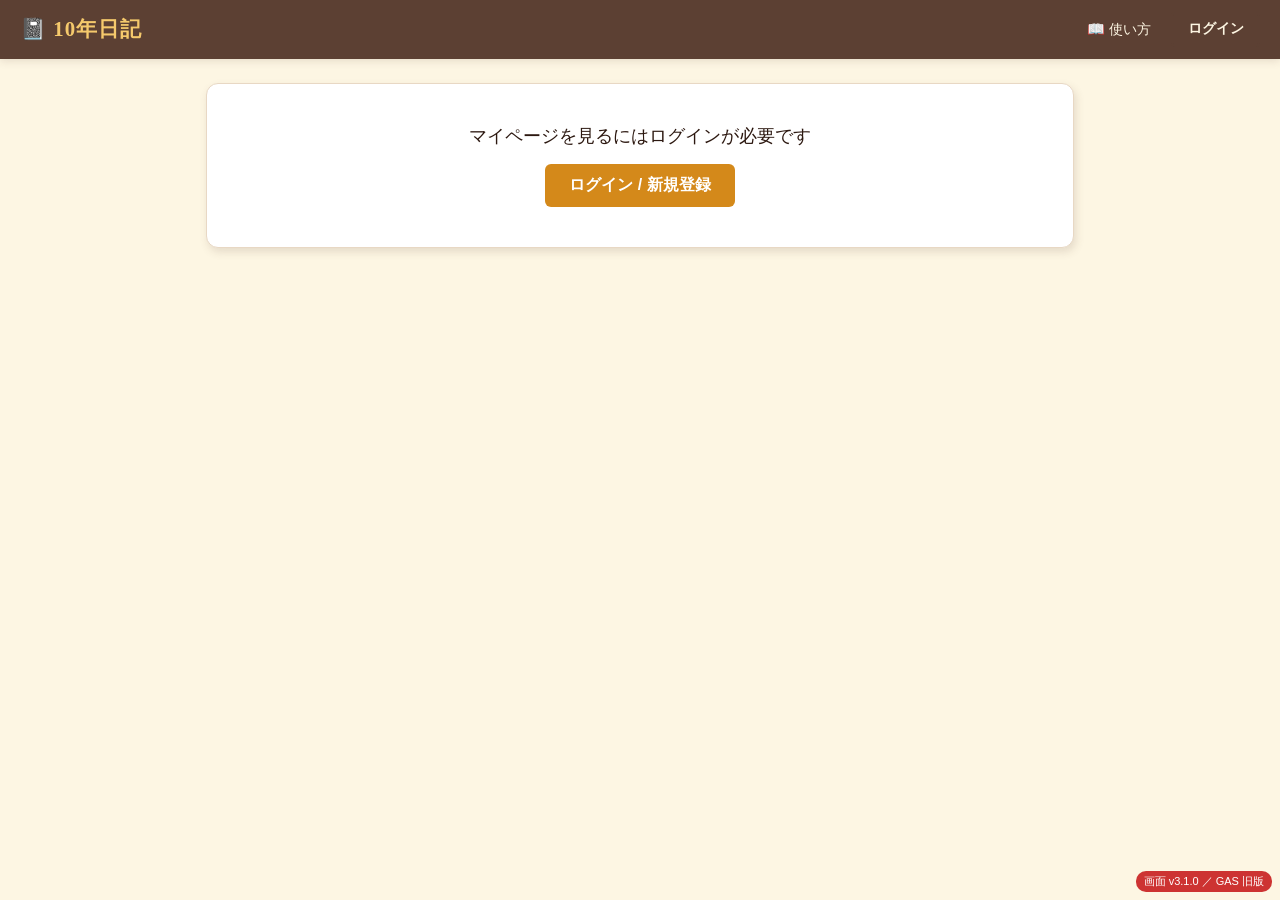
<file: profile.html>
<!DOCTYPE html>
<html lang="ja">
<head>
  <meta charset="UTF-8">
  <meta name="viewport" content="width=device-width, initial-scale=1.0">
  <title>マイページ | 10年日記</title>
  <link rel="stylesheet" href="css/style.css?v=3.1.0">
</head>
<body>

<header class="site-header">
  <a href="index.html" class="site-logo">📓 10年日記</a>
  <div id="nav-login" class="nav-links">
    <a href="guide.html" class="nav-link-item">📖 使い方</a>
    <a href="index.html" class="btn-secondary" style="font-size:0.85rem;padding:0.4rem 0.9rem;">ログイン</a>
  </div>
  <div id="nav-user" class="nav-user" style="display:none">
    <a href="index.html" class="nav-link-item">🏠 ホーム</a>
    <a href="diary.html" class="nav-link-item">📖 日記</a>
    <a href="events.html" class="nav-link-item">🎪 イベント</a>
    <a href="guide.html" class="nav-link-item">❓ 使い方</a>
    <span id="nav-nickname" class="nav-nickname"></span>
    <button class="btn-logout" onclick="handleLogout()">ログアウト</button>
    <a id="nav-admin" href="admin.html" style="display:none;color:var(--light-amber);font-size:0.85rem;text-decoration:none;">⚙️</a>
  </div>
</header>

<nav class="bottom-nav">
  <a href="index.html"><span class="icon">🏠</span>ホーム</a>
  <a href="diary.html"><span class="icon">📖</span>日記</a>
  <a href="events.html"><span class="icon">🎪</span>イベント</a>
  <a href="profile.html" class="active"><span class="icon">👤</span>マイページ</a>
  <a href="index.html"><span class="icon">🔑</span>ログイン</a>
</nav>

<div class="page-wrapper">

  <!-- 未ログイン時 -->
  <div id="not-logged-in" class="form-card" style="display:none;text-align:center;padding:2.5rem;">
    <p style="font-size:1.1rem;margin-bottom:1rem;">マイページを見るにはログインが必要です</p>
    <a href="index.html" class="btn-primary">ログイン / 新規登録</a>
  </div>

  <!-- ===== 強制パスワード変更画面（v3新規） ===== -->
  <div id="force-change-section" class="form-card force-change-box" style="display:none;">
    <h2>🔐 パスワードの変更が必要です</h2>
    <p style="font-size:0.9rem;color:#7a5c4a;margin-bottom:1.25rem;line-height:1.7;">
      仮パスワードでログイン中です。安全のため、新しいパスワードを設定してください。<br>
      設定が完了するまで、他の機能はご利用いただけません。
    </p>
    <div class="form-group">
      <label>現在の仮パスワード</label>
      <div class="password-input-wrap">
        <input type="password" id="force-current-pw">
        <button type="button" class="pw-toggle-btn" onclick="togglePasswordVisibility('force-current-pw', this)">👁️</button>
      </div>
    </div>
    <div class="form-group">
      <label>新しいパスワード（8文字以上）</label>
      <div class="password-input-wrap">
        <input type="password" id="force-new-pw">
        <button type="button" class="pw-toggle-btn" onclick="togglePasswordVisibility('force-new-pw', this)">👁️</button>
      </div>
    </div>
    <button class="btn-primary" style="width:100%" onclick="submitForcePasswordChange()">パスワードを変更して続ける</button>
  </div>

  <!-- ===== ログイン済み・通常表示 ===== -->
  <div id="profile-content" style="display:none">

    <!-- プロフィールヘッダー -->
    <div class="profile-header form-card" style="padding:2rem 1.5rem;">
      <div class="profile-avatar" id="profile-avatar">📓</div>
      <div class="profile-name" id="profile-name"></div>
      <div class="profile-gen" id="profile-gen"></div>
      <div class="profile-memberid">会員番号（ログインID）: <strong id="p-member-id-display"></strong></div>
    </div>

    <!-- プロフィール編集 -->
    <div class="form-card mt-2">
      <h2>👤 プロフィール編集</h2>
      <div class="form-group">
        <label>ニックネーム</label>
        <input type="text" id="p-nickname" maxlength="20">
      </div>
      <div class="form-group">
        <label>自己紹介</label>
        <textarea id="p-profile" rows="4" placeholder="どんな人ですか？日記のテーマや趣味など…"></textarea>
      </div>
      <div class="form-group">
        <label>生まれた年</label>
        <input type="number" id="p-birthyear" min="1940" max="2015" placeholder="例: 1990">
      </div>
      <div class="form-group">
        <label>連絡用SNS（任意・イベント参加者にのみ公開されます）</label>
        <input type="text" id="p-sns" placeholder="例: Instagram @your_id / LINE ID: xxxx">
      </div>
      <div class="form-footer">
        <button class="btn-primary" onclick="saveProfile()">プロフィールを保存</button>
      </div>
    </div>

    <!-- パスワード変更（v3新規） -->
    <div class="form-card mt-2">
      <h2>🔑 パスワード変更</h2>
      <div class="form-group">
        <label>現在のパスワード</label>
        <div class="password-input-wrap">
          <input type="password" id="pw-current">
          <button type="button" class="pw-toggle-btn" onclick="togglePasswordVisibility('pw-current', this)">👁️</button>
        </div>
      </div>
      <div class="form-group">
        <label>新しいパスワード（8文字以上）</label>
        <div class="password-input-wrap">
          <input type="password" id="pw-new">
          <button type="button" class="pw-toggle-btn" onclick="togglePasswordVisibility('pw-new', this)">👁️</button>
        </div>
      </div>
      <div class="form-footer">
        <button class="btn-primary" onclick="changeMyPassword()">パスワードを変更する</button>
      </div>
    </div>

    <!-- メール通知設定 -->
    <div class="form-card mt-2 notify-settings">
      <h2>📧 メール通知設定</h2>
      <p style="font-size:0.85rem;color:#7a5c4a;margin-bottom:1rem;">GASオーナーのGmailから送信されます</p>

      <label class="toggle-row">
        <span>❤️ いいねを受け取ったとき</span>
        <input type="checkbox" id="notifyLikes">
      </label>
      <label class="toggle-row">
        <span>💬 コメントを受け取ったとき</span>
        <input type="checkbox" id="notifyComments">
      </label>
      <label class="toggle-row">
        <span>📅 イベント更新・参加があったとき</span>
        <input type="checkbox" id="notifyEvents">
      </label>
      <label class="toggle-row" style="border-bottom:none">
        <span>📖 10年前の今日の日記リマインド</span>
        <input type="checkbox" id="notifyReminder">
      </label>

      <div class="form-footer" style="margin-top:1rem;">
        <button class="btn-primary" onclick="saveNotifySettings()">通知設定を保存</button>
      </div>
    </div>

    <!-- 規約・ログアウト -->
    <div class="form-card mt-2" style="text-align:center;padding:1.5rem;">
      <p style="margin-bottom:1rem;"><a href="terms.html" target="_blank" style="color:var(--amber);font-size:0.88rem;">免責事項・注意事項を確認する ↗</a></p>
      <button class="btn-secondary" style="color:#b00;border-color:#fbb;" onclick="handleLogout()">🚪 ログアウト</button>
    </div>

  </div>
</div>

<script src="js/config.js?v=3.1.0"></script>
<script src="js/auth.js?v=3.1.0"></script>
<script>
function renderProfileHeader() {
  const nickname  = Auth.getNickname();
  const memberId  = Auth.getMemberId();
  const birthYear = Auth.getBirthYear();
  document.getElementById('profile-name').textContent = nickname + ' さん';
  document.getElementById('p-member-id-display').textContent = memberId || '';
  if (birthYear) {
    const gen = birthYearToGeneration(birthYear);
    document.getElementById('profile-gen').textContent = `${birthYear}年生まれ（${gen}）`;
  }
  document.getElementById('p-nickname').value  = nickname || '';
  document.getElementById('p-birthyear').value = birthYear || '';
}

async function loadMyProfileDetail() {
  try {
    const res = await Auth.post({ action: 'getMyProfile', token: Auth.getToken() });
    if (res.success) {
      const pr = res.profile;
      document.getElementById('p-profile').value = pr.profile || '';
      document.getElementById('p-sns').value      = pr.snsContact || '';
      document.getElementById('notifyLikes').checked    = pr.notifyLikes !== false;
      document.getElementById('notifyComments').checked = pr.notifyComments !== false;
      document.getElementById('notifyEvents').checked   = pr.notifyEvents !== false;
      document.getElementById('notifyReminder').checked = pr.notifyReminder !== false;
    }
  } catch(e) { /* 取得失敗時はデフォルト値のまま */ }
}

async function saveProfile() {
  const nickname   = document.getElementById('p-nickname').value.trim();
  const profile    = document.getElementById('p-profile').value.trim();
  const birthYear  = document.getElementById('p-birthyear').value;
  const snsContact = document.getElementById('p-sns').value.trim();
  if (!nickname) { showToast('ニックネームを入力してください', 'error'); return; }
  try {
    const res = await Auth.post({ action: 'updateProfile', token: Auth.getToken(), nickname, profile, birthYear, snsContact });
    if (res.success) {
      sessionStorage.setItem('nickname', nickname);
      if (birthYear) sessionStorage.setItem('birthYear', birthYear);
      showToast('プロフィールを保存しました ✨');
      renderProfileHeader();
      updateNav();
    } else showToast(res.error || 'エラー', 'error');
  } catch(e) { showToast('エラー', 'error'); }
}

async function saveNotifySettings() {
  const notifyLikes    = document.getElementById('notifyLikes').checked;
  const notifyComments = document.getElementById('notifyComments').checked;
  const notifyEvents   = document.getElementById('notifyEvents').checked;
  const notifyReminder = document.getElementById('notifyReminder').checked;
  try {
    const res = await Auth.post({ action: 'updateNotifySettings', token: Auth.getToken(), notifyLikes, notifyComments, notifyEvents, notifyReminder });
    if (res.success) showToast('通知設定を保存しました 📧');
    else showToast(res.error || 'エラー', 'error');
  } catch(e) { showToast('エラー', 'error'); }
}

// ===== パスワード変更（通常） =====
async function changeMyPassword() {
  const currentPassword = document.getElementById('pw-current').value;
  const newPassword     = document.getElementById('pw-new').value;
  if (!currentPassword || !newPassword) { showToast('全て入力してください', 'error'); return; }
  if (newPassword.length < 8) { showToast('新しいパスワードは8文字以上にしてください', 'error'); return; }
  try {
    const res = await Auth.post({ action: 'changePassword', token: Auth.getToken(), currentPassword, newPassword });
    if (res.success) {
      showToast('パスワードを変更しました ✅');
      document.getElementById('pw-current').value = '';
      document.getElementById('pw-new').value = '';
    } else showToast(res.error || 'エラー', 'error');
  } catch(e) { showToast('エラー', 'error'); }
}

// ===== 強制パスワード変更 =====
async function submitForcePasswordChange() {
  const currentPassword = document.getElementById('force-current-pw').value;
  const newPassword     = document.getElementById('force-new-pw').value;
  if (!currentPassword || !newPassword) { showToast('全て入力してください', 'error'); return; }
  if (newPassword.length < 8) { showToast('8文字以上にしてください', 'error'); return; }
  try {
    const res = await Auth.post({ action: 'changePassword', token: Auth.getToken(), currentPassword, newPassword });
    if (res.success) {
      sessionStorage.setItem('mustChangePassword', 'false');
      showToast('パスワードを変更しました。ようこそ！');
      document.getElementById('force-change-section').style.display = 'none';
      document.getElementById('profile-content').style.display = 'block';
      renderProfileHeader();
      loadMyProfileDetail();
    } else showToast(res.error || 'エラー', 'error');
  } catch(e) { showToast('エラー', 'error'); }
}

document.addEventListener('DOMContentLoaded', () => {
  updateNav();
  if (!Auth.isLoggedIn()) {
    document.getElementById('not-logged-in').style.display  = 'block';
    document.getElementById('profile-content').style.display = 'none';
    document.getElementById('force-change-section').style.display = 'none';
    return;
  }

  if (Auth.mustChangePassword()) {
    document.getElementById('force-change-section').style.display = 'block';
    document.getElementById('profile-content').style.display = 'none';
  } else {
    document.getElementById('profile-content').style.display = 'block';
    document.getElementById('force-change-section').style.display = 'none';
    renderProfileHeader();
    loadMyProfileDetail();
  }
});
</script>
</body>
</html>
</file>
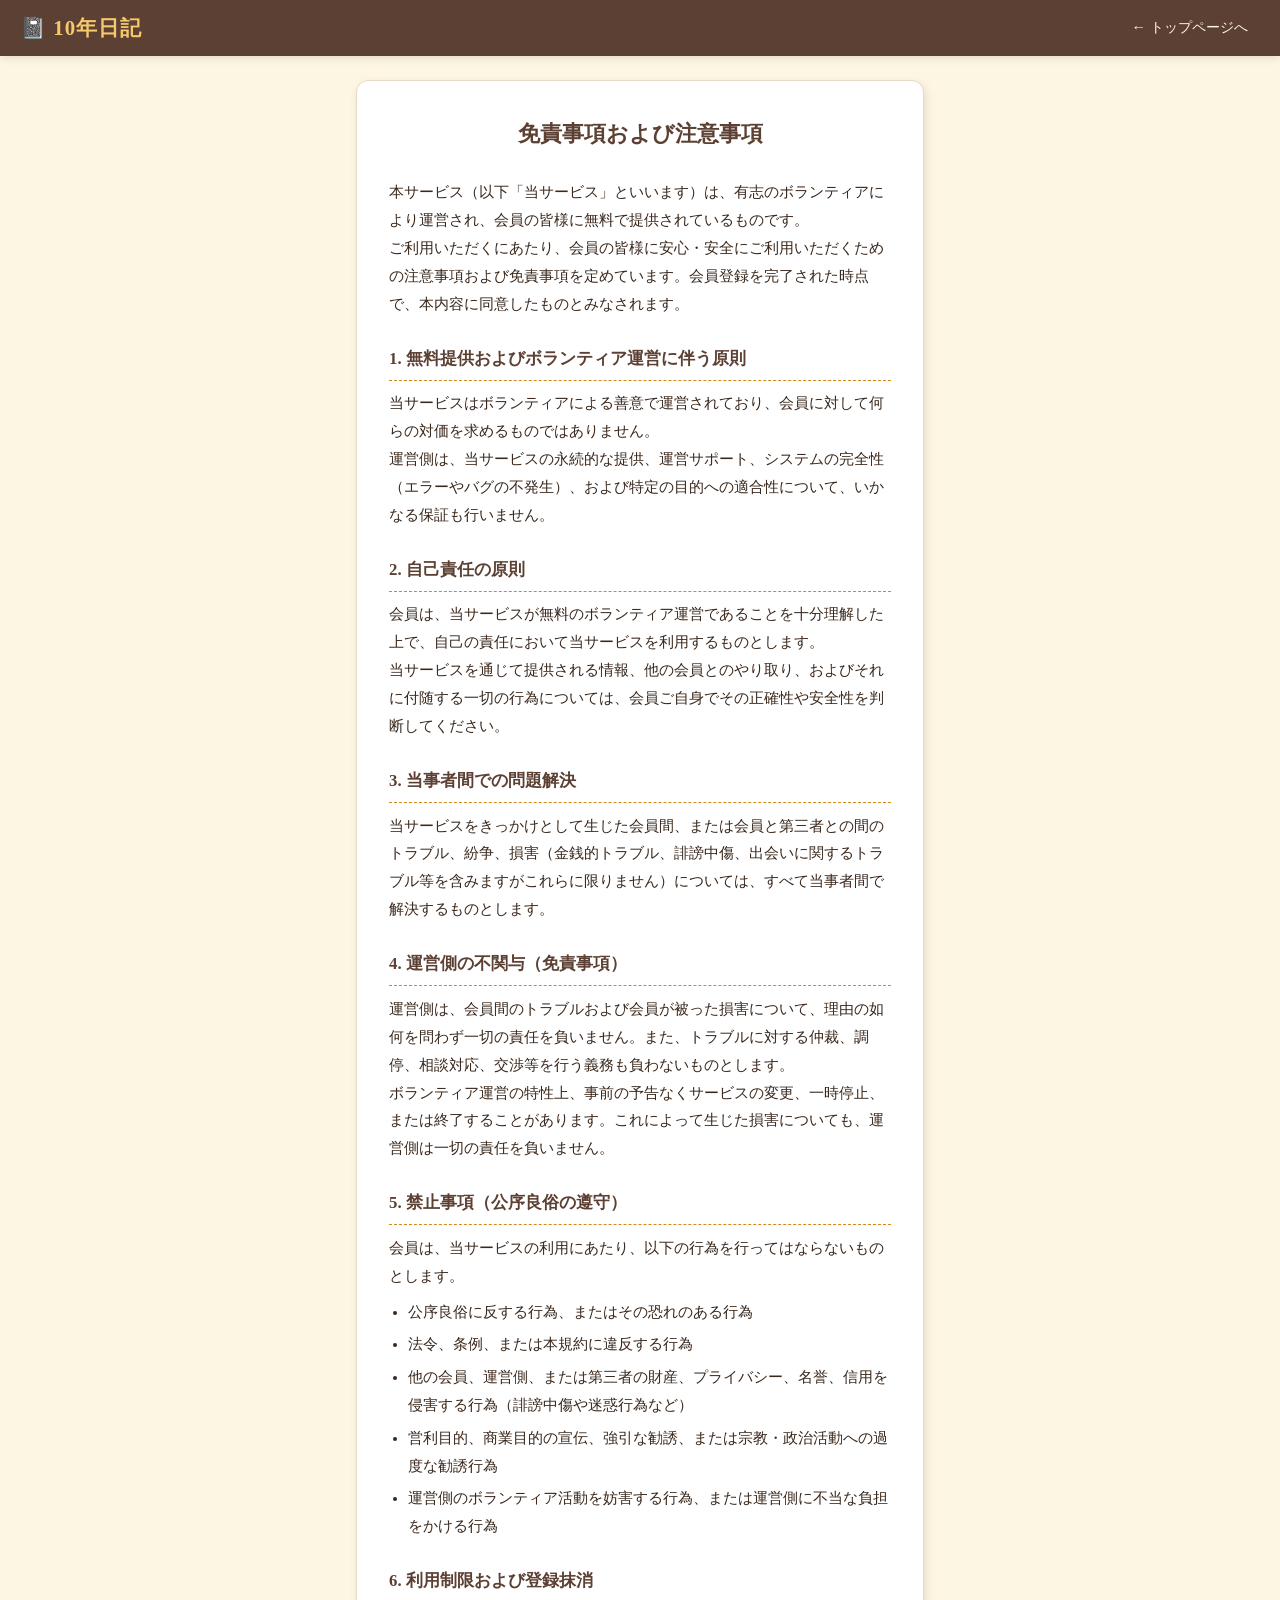
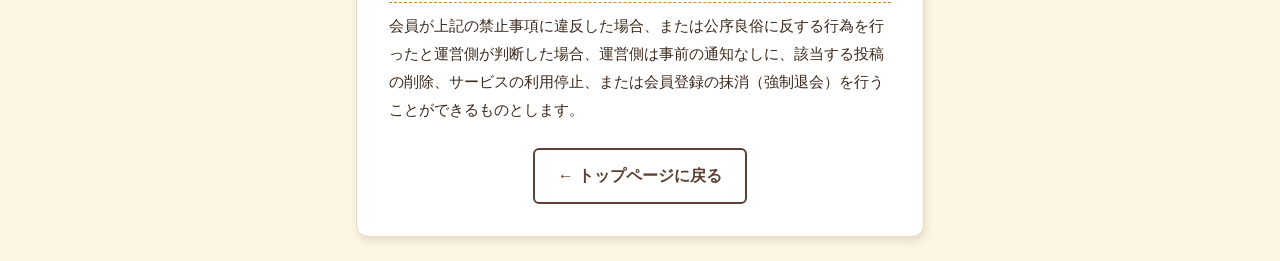
<file: terms.html>
<!DOCTYPE html>
<html lang="ja">
<head>
  <meta charset="UTF-8">
  <meta name="viewport" content="width=device-width, initial-scale=1.0">
  <title>免責事項・注意事項 | 10年日記</title>
  <link rel="stylesheet" href="css/style.css?v=3.1.0">
</head>
<body>

<header class="site-header">
  <a href="index.html" class="site-logo">📓 10年日記</a>
  <div class="nav-links">
    <a href="index.html" class="nav-link-item" style="color:var(--cream);">← トップページへ</a>
  </div>
</header>

<div class="page-wrapper narrow">
  <div class="terms-page">
    <h1>免責事項および注意事項</h1>

    <p>本サービス（以下「当サービス」といいます）は、有志のボランティアにより運営され、会員の皆様に無料で提供されているものです。
ご利用いただくにあたり、会員の皆様に安心・安全にご利用いただくための注意事項および免責事項を定めています。会員登録を完了された時点で、本内容に同意したものとみなされます。</p>

    <h2>1. 無料提供およびボランティア運営に伴う原則</h2>
    <p>当サービスはボランティアによる善意で運営されており、会員に対して何らの対価を求めるものではありません。
運営側は、当サービスの永続的な提供、運営サポート、システムの完全性（エラーやバグの不発生）、および特定の目的への適合性について、いかなる保証も行いません。</p>

    <h2>2. 自己責任の原則</h2>
    <p>会員は、当サービスが無料のボランティア運営であることを十分理解した上で、自己の責任において当サービスを利用するものとします。
当サービスを通じて提供される情報、他の会員とのやり取り、およびそれに付随する一切の行為については、会員ご自身でその正確性や安全性を判断してください。</p>

    <h2>3. 当事者間での問題解決</h2>
    <p>当サービスをきっかけとして生じた会員間、または会員と第三者との間のトラブル、紛争、損害（金銭的トラブル、誹謗中傷、出会いに関するトラブル等を含みますがこれらに限りません）については、すべて当事者間で解決するものとします。</p>

    <h2>4. 運営側の不関与（免責事項）</h2>
    <p>運営側は、会員間のトラブルおよび会員が被った損害について、理由の如何を問わず一切の責任を負いません。また、トラブルに対する仲裁、調停、相談対応、交渉等を行う義務も負わないものとします。
ボランティア運営の特性上、事前の予告なくサービスの変更、一時停止、または終了することがあります。これによって生じた損害についても、運営側は一切の責任を負いません。</p>

    <h2>5. 禁止事項（公序良俗の遵守）</h2>
    <p>会員は、当サービスの利用にあたり、以下の行為を行ってはならないものとします。</p>
    <ul>
      <li>公序良俗に反する行為、またはその恐れのある行為</li>
      <li>法令、条例、または本規約に違反する行為</li>
      <li>他の会員、運営側、または第三者の財産、プライバシー、名誉、信用を侵害する行為（誹謗中傷や迷惑行為など）</li>
      <li>営利目的、商業目的の宣伝、強引な勧誘、または宗教・政治活動への過度な勧誘行為</li>
      <li>運営側のボランティア活動を妨害する行為、または運営側に不当な負担をかける行為</li>
    </ul>

    <h2>6. 利用制限および登録抹消</h2>
    <p>会員が上記の禁止事項に違反した場合、または公序良俗に反する行為を行ったと運営側が判断した場合、運営側は事前の通知なしに、該当する投稿の削除、サービスの利用停止、または会員登録の抹消（強制退会）を行うことができるものとします。</p>

    <div class="text-center mt-3">
      <a href="index.html" class="btn-secondary">← トップページに戻る</a>
    </div>
  </div>
</div>

</body>
</html>
</file>
<file: css/style.css>
/* ===== リセット & 基本 ===== */
*, *::before, *::after { box-sizing: border-box; margin: 0; padding: 0; }

:root {
  --brown:   #5C4033;
  --amber:   #D4891A;
  --cream:   #FDF6E3;
  --sepia:   #2C1810;
  --sub-bg:  #F0E6D3;
  --light-amber: #F5C96C;
  --shadow:  rgba(92,64,51,0.15);
  --warn:    #B0271C;
  --warn-bg: #FBEAEA;
}

html { font-size: 16px; scroll-behavior: smooth; }

body {
  font-family: 'Noto Sans JP', sans-serif;
  background: var(--cream);
  color: var(--sepia);
  min-height: 100vh;
  padding-bottom: 80px; /* ボトムナビ分 */
}

@import url('https://fonts.googleapis.com/css2?family=Noto+Sans+JP:wght@400;500;700&family=Shippori+Mincho:wght@400;600;800&family=Playfair+Display:ital@0;1&display=swap');

/* ===== ヘッダー / ナビ ===== */
.site-header {
  background: var(--brown);
  color: var(--cream);
  padding: 0.75rem 1.25rem;
  display: flex;
  align-items: center;
  justify-content: space-between;
  position: sticky;
  top: 0;
  z-index: 100;
  box-shadow: 0 2px 8px var(--shadow);
  flex-wrap: wrap;
  gap: 0.5rem;
}

.site-logo {
  font-family: 'Shippori Mincho', serif;
  font-size: 1.3rem;
  font-weight: 800;
  color: var(--light-amber);
  text-decoration: none;
  letter-spacing: 0.05em;
}
.site-logo span { font-size: 0.85rem; color: #c9b99a; margin-left: 0.5rem; }

.nav-links { display: flex; gap: 0.5rem; align-items: center; flex-wrap: wrap; }
.nav-links a {
  color: var(--cream);
  text-decoration: none;
  padding: 0.4rem 0.75rem;
  border-radius: 4px;
  font-size: 0.9rem;
  transition: background 0.2s;
}
.nav-links a:hover { background: rgba(255,255,255,0.15); }
.nav-links a.active { background: var(--amber); color: #fff; }

.nav-user { display: flex; align-items: center; gap: 0.5rem; font-size: 0.9rem; flex-wrap: wrap; }
.nav-link-item { color: #c9b99a; text-decoration: none; font-size: 0.9rem; }
.nav-link-item:hover { color: var(--light-amber); }
.nav-nickname { color: var(--light-amber); font-weight: 500; }

.btn-logout {
  background: transparent;
  border: 1px solid rgba(255,255,255,0.4);
  color: var(--cream);
  padding: 0.3rem 0.7rem;
  border-radius: 4px;
  cursor: pointer;
  font-size: 0.85rem;
  transition: background 0.2s;
}
.btn-logout:hover { background: rgba(255,255,255,0.15); }

/* ===== ボトムナビ（スマホ） ===== */
.bottom-nav {
  display: none;
  position: fixed;
  bottom: 0; left: 0; right: 0;
  background: var(--brown);
  padding: 0.5rem 0;
  z-index: 100;
  box-shadow: 0 -2px 8px var(--shadow);
  grid-template-columns: repeat(5, 1fr);
}
.bottom-nav a {
  display: flex;
  flex-direction: column;
  align-items: center;
  color: #c9b99a;
  text-decoration: none;
  font-size: 0.65rem;
  gap: 2px;
  min-height: 44px;
  justify-content: center;
  transition: color 0.2s;
}
.bottom-nav a .icon { font-size: 1.4rem; }
.bottom-nav a.active, .bottom-nav a:hover { color: var(--light-amber); }

/* ===== メインレイアウト ===== */
.page-wrapper { max-width: 900px; margin: 0 auto; padding: 1.5rem 1rem; }
.page-wrapper.wide { max-width: 1100px; }
.page-wrapper.narrow { max-width: 600px; }

/* ===== ヒーロー ===== */
.hero { text-align: center; padding: 3rem 1rem 2rem; border-bottom: 2px dashed var(--amber); margin-bottom: 2rem; }
.hero-title { font-family: 'Shippori Mincho', serif; font-size: clamp(2rem, 6vw, 3rem); font-weight: 800; color: var(--brown); line-height: 1.3; }
.hero-sub { margin-top: 0.75rem; font-size: 1rem; color: #7a5c4a; }
.hero-actions { margin-top: 1.5rem; display: flex; gap: 1rem; justify-content: center; flex-wrap: wrap; }

/* ===== ボタン ===== */
.btn-primary {
  background: var(--amber); color: #fff; border: none;
  padding: 0.7rem 1.5rem; border-radius: 6px; font-size: 1rem; font-weight: 700;
  cursor: pointer; transition: background 0.2s, transform 0.1s;
  text-decoration: none; display: inline-block;
}
.btn-primary:hover { background: #c07a10; transform: translateY(-1px); }
.btn-primary:active { transform: translateY(0); }
.btn-primary:disabled { background: #d9c8ae; cursor: not-allowed; transform: none; }

.btn-secondary {
  background: transparent; color: var(--brown); border: 2px solid var(--brown);
  padding: 0.65rem 1.4rem; border-radius: 6px; font-size: 1rem; font-weight: 700;
  cursor: pointer; transition: all 0.2s; text-decoration: none; display: inline-block;
}
.btn-secondary:hover { background: var(--brown); color: var(--cream); }

.btn-edit {
  background: var(--sub-bg); color: var(--brown); border: 1px solid var(--brown);
  padding: 0.4rem 0.9rem; border-radius: 5px; cursor: pointer; font-size: 0.85rem; transition: background 0.2s;
}
.btn-edit:hover { background: var(--brown); color: var(--cream); }

.btn-delete-sm {
  background: #ffeaea; color: #b00; border: 1px solid #fbb;
  padding: 0.4rem 0.9rem; border-radius: 5px; cursor: pointer; font-size: 0.85rem; transition: background 0.2s;
}
.btn-delete-sm:hover { background: #b00; color: #fff; }

.btn-delete-xs { background: transparent; color: #b00; border: none; cursor: pointer; font-size: 0.8rem; padding: 0.2rem 0.5rem; }
.btn-edit-sm { background: transparent; color: var(--amber); border: none; cursor: pointer; font-size: 1rem; padding: 0.2rem 0.4rem; }

/* ===== フィルタータブ ===== */
.gen-filter-bar { display: flex; flex-wrap: wrap; gap: 0.4rem; margin-bottom: 1.5rem; }
.gen-tab {
  background: var(--sub-bg); color: var(--brown); border: 1px solid #c9b99a;
  padding: 0.4rem 0.9rem; border-radius: 20px; cursor: pointer; font-size: 0.85rem;
  transition: all 0.2s; white-space: nowrap;
}
.gen-tab:hover { background: var(--amber); color: #fff; border-color: var(--amber); }
.gen-tab.active { background: var(--amber); color: #fff; border-color: var(--amber); font-weight: 700; }

/* ===== 日記カード ===== */
.diary-feed { display: grid; grid-template-columns: repeat(auto-fill, minmax(300px, 1fr)); gap: 1.25rem; }
.diary-card {
  background: #fff; border-radius: 10px; padding: 1.25rem; cursor: pointer;
  box-shadow: 2px 4px 8px var(--shadow); border: 1px solid #e8d8c4;
  transition: transform 0.2s, box-shadow 0.2s; position: relative;
}
.diary-card:hover { transform: translateY(-3px); box-shadow: 4px 8px 16px var(--shadow); }

.card-header { display: flex; align-items: center; gap: 0.5rem; flex-wrap: wrap; margin-bottom: 0.6rem; }
.card-mood { font-size: 1.5rem; }
.card-nickname { font-weight: 700; color: var(--brown); font-size: 0.9rem; }
.card-date { color: #7a5c4a; font-size: 0.78rem; margin-left: auto; }
.gen-badge { background: var(--amber); color: #fff; padding: 0.15rem 0.5rem; border-radius: 12px; font-size: 0.72rem; font-weight: 700; }

.card-title { font-family: 'Shippori Mincho', serif; font-size: 1.05rem; font-weight: 600; color: var(--sepia); margin-bottom: 0.5rem; line-height: 1.4; }
.card-preview { font-size: 0.88rem; color: #5a4030; line-height: 1.6; }
.card-tags { margin-top: 0.5rem; display: flex; flex-wrap: wrap; gap: 0.3rem; }
.tag { background: var(--sub-bg); color: var(--brown); padding: 0.15rem 0.5rem; border-radius: 10px; font-size: 0.75rem; border: 1px solid #c9b99a; }

.card-footer {
  margin-top: 0.75rem; padding-top: 0.5rem; border-top: 1px dashed var(--amber);
  display: flex; gap: 0.75rem; align-items: center; font-size: 0.85rem; color: #7a5c4a;
}
.stat-btn { display: flex; align-items: center; gap: 0.2rem; }
.visibility-badge { font-size: 0.75rem; padding: 0.1rem 0.4rem; border-radius: 4px; background: var(--sub-bg); margin-left: auto; }

/* ===== モーダル ===== */
.modal-overlay {
  display: none; position: fixed; inset: 0; background: rgba(44,24,16,0.55);
  z-index: 200; align-items: flex-start; justify-content: center; padding: 1rem; overflow-y: auto;
}
.modal-box {
  background: var(--cream); border-radius: 12px; max-width: 680px; width: 100%; margin: auto;
  padding: 1.75rem; box-shadow: 0 8px 32px rgba(44,24,16,0.3); position: relative;
  max-height: 90vh; overflow-y: auto; -webkit-overflow-scrolling: touch;
  min-height: 0; min-width: 0; flex-shrink: 1;
}
.modal-close { position: absolute; top: 1rem; right: 1rem; background: transparent; border: none; font-size: 1.5rem; cursor: pointer; color: var(--brown); line-height: 1; }
.modal-title {
  font-family: 'Shippori Mincho', serif; font-size: 1.5rem; font-weight: 700; color: var(--sepia);
  margin-bottom: 0.75rem; border-bottom: 2px dashed var(--amber); padding-bottom: 0.5rem;
}
.modal-meta { display: flex; align-items: center; gap: 0.6rem; margin-bottom: 1rem; flex-wrap: wrap; }
.modal-content { font-size: 0.95rem; line-height: 1.8; color: var(--sepia); margin: 1rem 0; padding: 1rem; background: #fff; border-radius: 8px; border: 1px solid #e8d8c4; }
.updated-badge { font-size: 0.75rem; background: #e8f0fe; color: #1a73e8; padding: 0.1rem 0.4rem; border-radius: 4px; }

/* ===== いいねボタン ===== */
.like-section { margin: 1rem 0; display: flex; gap: 0.75rem; align-items: center; flex-wrap: wrap; }
.like-btn {
  background: var(--sub-bg); border: 2px solid var(--amber); color: var(--sepia);
  padding: 0.5rem 1.2rem; border-radius: 24px; cursor: pointer; font-size: 0.95rem; font-weight: 600; transition: all 0.2s;
}
.like-btn:hover, .like-btn.liked { background: #ffe0e0; border-color: #e83e3e; color: #c00; }
.like-btn.like-anim { animation: heartBeat 0.4s ease; }
@keyframes heartBeat { 0% { transform: scale(1); } 30% { transform: scale(1.25); } 60% { transform: scale(0.9); } 100% { transform: scale(1); } }
.like-count { font-size: 0.95rem; color: #7a5c4a; }

/* ===== コメント ===== */
.comments-section { margin-top: 1.5rem; }
.comments-section h4 { font-family: 'Shippori Mincho', serif; font-size: 1rem; color: var(--brown); margin-bottom: 0.75rem; padding-bottom: 0.3rem; border-bottom: 1px dashed var(--amber); }
.comment-item { background: #fff; padding: 0.75rem; border-radius: 8px; margin-bottom: 0.5rem; border: 1px solid #e8d8c4; }
.comment-meta { display: flex; align-items: center; gap: 0.5rem; font-size: 0.82rem; color: #7a5c4a; margin-bottom: 0.4rem; }
.comment-meta strong { color: var(--brown); }
.comment-item p { font-size: 0.9rem; line-height: 1.6; }
.comment-form { margin-top: 1rem; display: flex; flex-direction: column; gap: 0.5rem; }
.comment-form textarea {
  width: 100%; padding: 0.7rem; border: 1px solid #c9b99a; border-radius: 6px;
  font-family: 'Noto Sans JP', sans-serif; font-size: 0.9rem; resize: vertical; background: #fff; color: var(--sepia);
}
.comment-form button {
  align-self: flex-end; background: var(--amber); color: #fff; border: none;
  padding: 0.5rem 1.2rem; border-radius: 6px; cursor: pointer; font-weight: 700; transition: background 0.2s;
}
.comment-form button:hover { background: #c07a10; }
.notify-check { display: flex; align-items: center; gap: 0.4rem; font-size: 0.85rem; color: var(--brown); cursor: pointer; }
.login-prompt { font-size: 0.9rem; color: #7a5c4a; margin-top: 0.5rem; }
.login-prompt a { color: var(--amber); }
.empty-msg { text-align: center; color: #7a5c4a; padding: 2rem; font-size: 0.9rem; line-height: 1.8; }
.empty-msg-sm { color: #7a5c4a; font-size: 0.85rem; padding: 0.5rem 0; }

/* ===== 年表 ===== */
.timeline-container { padding: 0.5rem 0; }
.timeline-year { position: relative; padding-left: 2rem; margin-bottom: 2rem; }
.timeline-year::before { content: ''; position: absolute; left: 0.5rem; top: 0; bottom: 0; width: 2px; background: var(--amber); }
.timeline-year-header { font-family: 'Shippori Mincho', serif; font-size: 1.4rem; font-weight: 800; color: var(--brown); margin-bottom: 0.75rem; display: flex; align-items: baseline; gap: 0.75rem; }
.year-count { font-size: 0.8rem; color: #7a5c4a; font-family: 'Noto Sans JP', sans-serif; font-weight: 400; }
.timeline-entry {
  position: relative; padding: 1rem 1rem 0.75rem; background: #fff; border-radius: 8px; margin-bottom: 0.75rem;
  cursor: pointer; box-shadow: 2px 4px 8px var(--shadow); border: 1px solid #e8d8c4; transition: transform 0.2s;
}
.timeline-entry::before {
  content: ''; position: absolute; left: -1.75rem; top: 1.2rem; width: 12px; height: 12px; border-radius: 50%;
  background: var(--amber); border: 2px solid var(--cream); box-shadow: 0 0 0 2px var(--amber);
}
.timeline-entry:hover { transform: translateX(4px); }
.timeline-date { font-size: 0.78rem; color: #7a5c4a; margin-bottom: 0.25rem; }
.timeline-mood { font-size: 1.2rem; }
.timeline-title { font-family: 'Shippori Mincho', serif; font-weight: 600; font-size: 1rem; color: var(--sepia); margin: 0.2rem 0; }
.timeline-preview { font-size: 0.85rem; color: #5a4030; line-height: 1.5; }

/* ===== イベントカード ===== */
.events-grid { display: grid; grid-template-columns: repeat(auto-fill, minmax(300px, 1fr)); gap: 1.25rem; }
.event-card {
  background: #fff; border-radius: 10px; padding: 1.25rem; cursor: pointer;
  box-shadow: 2px 4px 8px var(--shadow); border: 1px solid #e8d8c4; transition: transform 0.2s, box-shadow 0.2s; position: relative;
}
.event-card:hover { transform: translateY(-3px); box-shadow: 4px 8px 16px var(--shadow); }
.event-status-badge { display: inline-block; padding: 0.15rem 0.6rem; border-radius: 12px; font-size: 0.75rem; font-weight: 700; margin-bottom: 0.5rem; }
.status-open   { background: #d4edda; color: #155724; }
.status-closed { background: #fff3cd; color: #856404; }
.status-cancelled { background: #f8d7da; color: #721c24; }
.event-title { font-family: 'Shippori Mincho', serif; font-size: 1.05rem; font-weight: 700; color: var(--sepia); margin-bottom: 0.5rem; }
.event-meta { font-size: 0.82rem; color: #7a5c4a; display: flex; flex-direction: column; gap: 0.2rem; margin-bottom: 0.5rem; }
.event-desc { font-size: 0.88rem; color: #5a4030; line-height: 1.5; }
.event-footer { margin-top: 0.75rem; padding-top: 0.5rem; border-top: 1px dashed var(--amber); font-size: 0.85rem; color: #7a5c4a; }
.participant-count { font-size: 0.9rem; }

/* ===== イベント詳細 ===== */
.event-detail h2 { font-family: 'Shippori Mincho', serif; font-size: 1.5rem; margin: 0.5rem 0 0.75rem; }
.event-desc-full { font-size: 0.95rem; line-height: 1.8; padding: 1rem; background: #fff; border-radius: 8px; border: 1px solid #e8d8c4; margin: 0.75rem 0; }
.event-actions { display: flex; gap: 0.75rem; align-items: center; flex-wrap: wrap; margin: 1rem 0; }
.btn-join { background: var(--amber); color: #fff; border: none; padding: 0.6rem 1.4rem; border-radius: 6px; cursor: pointer; font-size: 1rem; font-weight: 700; transition: background 0.2s; }
.btn-join:hover { background: #c07a10; }
.btn-leave { background: transparent; color: #b00; border: 2px solid #fbb; padding: 0.55rem 1.3rem; border-radius: 6px; cursor: pointer; font-size: 0.9rem; transition: all 0.2s; }
.btn-leave:hover { background: #ffeaea; }
.closed-note { font-size: 0.9rem; color: #856404; }
.participants-section { margin: 1rem 0; }
.participants-section h4 { font-family: 'Shippori Mincho', serif; font-size: 1rem; color: var(--brown); margin-bottom: 0.5rem; }
.participants-list { display: flex; flex-wrap: wrap; gap: 0.5rem; }

/* 参加者カード（v3：SNS表示対応） */
.participant-card {
  display: flex; flex-direction: column; gap: 0.15rem;
  background: var(--sub-bg); padding: 0.5rem 0.75rem; border-radius: 8px;
  border: 1px solid #c9b99a; min-width: 140px;
}
.participant-name { font-weight: 700; color: var(--brown); font-size: 0.88rem; }
.participant-sns { font-size: 0.78rem; color: #7a5c4a; }

.event-messages-section { margin-top: 1.5rem; }
.event-messages-section h4 { font-family: 'Shippori Mincho', serif; font-size: 1rem; color: var(--brown); margin-bottom: 0.75rem; padding-bottom: 0.3rem; border-bottom: 1px dashed var(--amber); }

/* ===== フォーム ===== */
.form-card { background: #fff; border-radius: 12px; padding: 1.5rem; box-shadow: 2px 4px 8px var(--shadow); border: 1px solid #e8d8c4; margin-bottom: 2rem; }
.form-card h2 { font-family: 'Shippori Mincho', serif; font-size: 1.25rem; color: var(--brown); margin-bottom: 1.25rem; padding-bottom: 0.5rem; border-bottom: 2px dashed var(--amber); }
.form-group { margin-bottom: 1rem; }
.form-group label { display: block; font-size: 0.9rem; font-weight: 700; color: var(--brown); margin-bottom: 0.35rem; }
.form-group input[type="text"], .form-group input[type="email"], .form-group input[type="password"],
.form-group input[type="number"], .form-group input[type="datetime-local"],
.form-group select, .form-group textarea {
  width: 100%; padding: 0.65rem 0.9rem; border: 1px solid #c9b99a; border-radius: 6px;
  font-family: 'Noto Sans JP', sans-serif; font-size: 0.95rem; background: var(--cream); color: var(--sepia); transition: border-color 0.2s;
}
.form-group input:focus, .form-group select:focus, .form-group textarea:focus {
  outline: none; border-color: var(--amber); box-shadow: 0 0 0 3px rgba(212,137,26,0.15);
}
.form-group textarea { resize: vertical; min-height: 120px; }

.mood-selector { display: flex; gap: 0.5rem; flex-wrap: wrap; }
.mood-btn {
  font-size: 1.5rem; background: var(--sub-bg); border: 2px solid transparent; border-radius: 8px;
  padding: 0.3rem 0.5rem; cursor: pointer; transition: border-color 0.2s, transform 0.1s; line-height: 1;
}
.mood-btn.selected, .mood-btn:hover { border-color: var(--amber); transform: scale(1.1); }

.checkbox-row { display: flex; align-items: center; gap: 0.5rem; font-size: 0.9rem; cursor: pointer; }
.checkbox-row input[type="checkbox"] { width: 18px; height: 18px; cursor: pointer; accent-color: var(--amber); flex-shrink: 0; }

.form-footer { margin-top: 1.25rem; display: flex; gap: 0.75rem; justify-content: flex-end; flex-wrap: wrap; }

/* パスワード表示切替（v3新規） */
.password-input-wrap { position: relative; }
.password-input-wrap input { padding-right: 2.6rem; }
.pw-toggle-btn {
  position: absolute; right: 0.4rem; top: 50%; transform: translateY(-50%);
  background: none; border: none; cursor: pointer; font-size: 1.05rem; padding: 0.3rem;
  line-height: 1;
}

/* 免責事項同意ボックス（v3新規） */
.terms-box {
  background: var(--sub-bg); border: 1px solid #c9b99a; border-radius: 8px;
  padding: 1rem; margin-bottom: 1rem; font-size: 0.88rem;
}
.terms-box p { margin-bottom: 0.5rem; color: #5a4030; }
.terms-box a { color: var(--amber); font-weight: 700; display: inline-block; margin-bottom: 0.75rem; }
.terms-box .checkbox-row { font-size: 0.88rem; }

/* 強制パスワード変更の警告枠（v3新規） */
.force-change-box {
  border: 2px solid var(--warn); background: var(--warn-bg);
}
.force-change-box h2 { color: var(--warn); border-bottom-color: var(--warn); }

/* ===== タブ ===== */
.tab-bar { display: flex; border-bottom: 2px solid var(--sub-bg); margin-bottom: 1.5rem; overflow-x: auto; }
.tab-btn {
  background: transparent; border: none; padding: 0.7rem 1.2rem; font-size: 0.95rem; font-weight: 600;
  color: #7a5c4a; cursor: pointer; border-bottom: 3px solid transparent; white-space: nowrap; transition: color 0.2s, border-color 0.2s;
}
.tab-btn:hover { color: var(--amber); }
.tab-btn.active { color: var(--brown); border-bottom-color: var(--amber); }

/* ===== ログイン / 登録モーダル ===== */
.auth-tabs { display: flex; margin-bottom: 1.5rem; border-bottom: 2px solid var(--sub-bg); }
.auth-tab { flex: 1; padding: 0.7rem; text-align: center; background: transparent; border: none; font-size: 1rem; font-weight: 600; color: #7a5c4a; cursor: pointer; border-bottom: 3px solid transparent; transition: all 0.2s; }
.auth-tab.active { color: var(--brown); border-bottom-color: var(--amber); }
.auth-form { display: none; }
.auth-form.active { display: block; }
.auth-error { background: #fff3cd; color: #856404; padding: 0.6rem 0.9rem; border-radius: 6px; font-size: 0.88rem; margin-bottom: 0.75rem; display: none; }
.auth-error.show { display: block; }
.auth-note { font-size: 0.82rem; color: #7a5c4a; margin-top: -0.5rem; margin-bottom: 1rem; line-height: 1.6; }

/* ===== プロフィール ===== */
.profile-header { text-align: center; padding: 2rem 1rem; }
.profile-avatar { width: 80px; height: 80px; border-radius: 50%; background: var(--amber); display: flex; align-items: center; justify-content: center; font-size: 2.5rem; margin: 0 auto 1rem; }
.profile-name { font-family: 'Shippori Mincho', serif; font-size: 1.5rem; color: var(--brown); }
.profile-gen { font-size: 0.9rem; color: #7a5c4a; }
.profile-memberid { font-size: 0.82rem; color: #7a5c4a; margin-top: 0.3rem; }

.notify-settings h3 { font-family: 'Shippori Mincho', serif; color: var(--brown); margin-bottom: 1rem; font-size: 1.1rem; }
.toggle-row { display: flex; align-items: center; justify-content: space-between; padding: 0.75rem 0; border-bottom: 1px solid var(--sub-bg); cursor: pointer; }
.toggle-row span { font-size: 0.95rem; }
.toggle-row input[type="checkbox"] { width: 20px; height: 20px; accent-color: var(--amber); cursor: pointer; }

/* ===== 管理者 ===== */
.admin-header { background: var(--brown); color: var(--cream); padding: 1.5rem; margin-bottom: 2rem; border-radius: 10px; }
.admin-header h1 { font-family: 'Shippori Mincho', serif; font-size: 1.5rem; }
.admin-tabs { display: flex; gap: 0.5rem; margin-bottom: 1.5rem; flex-wrap: wrap; }
.admin-tab-btn {
  background: var(--sub-bg); color: var(--brown); border: 1px solid #c9b99a; padding: 0.5rem 1.2rem;
  border-radius: 6px; cursor: pointer; font-size: 0.9rem; font-weight: 700; transition: all 0.2s;
}
.admin-tab-btn.active, .admin-tab-btn:hover { background: var(--brown); color: var(--cream); border-color: var(--brown); }
.admin-tab-content { display: none; }
.admin-table { width: 100%; border-collapse: collapse; font-size: 0.88rem; }
.admin-table th { background: var(--sub-bg); color: var(--brown); padding: 0.6rem 0.8rem; text-align: left; border-bottom: 2px solid #c9b99a; }
.admin-table td { padding: 0.6rem 0.8rem; border-bottom: 1px solid #e8d8c4; }
.admin-table tr.row-inactive td { color: #999; }
.role-badge { padding: 0.15rem 0.5rem; border-radius: 10px; font-size: 0.75rem; font-weight: 700; }
.role-admin { background: #ffd; color: #7a6000; }
.role-member { background: #e8f0fe; color: #1a56db; }
.btn-toggle { padding: 0.3rem 0.7rem; border-radius: 5px; font-size: 0.8rem; cursor: pointer; border: 1px solid; font-weight: 600; margin-left: 0.3rem; }
.btn-suspend { background: #ffeaea; color: #b00; border-color: #fbb; }
.btn-activate { background: #d4edda; color: #155724; border-color: #b8dac4; }

/* ===== トースト ===== */
.toast {
  position: fixed; bottom: 6rem; left: 50%; transform: translateX(-50%) translateY(20px);
  background: var(--sepia); color: var(--cream); padding: 0.75rem 1.5rem; border-radius: 8px;
  font-size: 0.9rem; z-index: 9999; opacity: 0; transition: opacity 0.3s, transform 0.3s;
  max-width: 90vw; text-align: center; pointer-events: none;
}
.toast.show { opacity: 1; transform: translateX(-50%) translateY(0); }
.toast.toast-error { background: #721c24; }
.toast.toast-success { background: #155724; }

/* ===== ローディング ===== */
.loading-msg { text-align: center; color: #7a5c4a; padding: 2.5rem; font-size: 0.9rem; display: flex; align-items: center; justify-content: center; gap: 0.5rem; }
.loading-spinner { display: inline-block; width: 18px; height: 18px; border: 2px solid var(--sub-bg); border-top-color: var(--amber); border-radius: 50%; animation: spin 0.8s linear infinite; }
@keyframes spin { to { transform: rotate(360deg); } }

/* ===== セクションタイトル ===== */
.section-title {
  font-family: 'Shippori Mincho', serif; font-size: 1.25rem; font-weight: 800; color: var(--brown);
  margin-bottom: 1.25rem; padding-bottom: 0.4rem; border-bottom: 2px dashed var(--amber);
  display: flex; align-items: center; gap: 0.5rem;
}

/* ===== 規約ページ（v3新規） ===== */
.terms-page { background: #fff; border-radius: 12px; padding: 2rem; box-shadow: 2px 4px 8px var(--shadow); border: 1px solid #e8d8c4; line-height: 1.9; }
.terms-page h1 { font-family: 'Shippori Mincho', serif; font-size: 1.4rem; color: var(--brown); margin-bottom: 1.5rem; text-align: center; }
.terms-page h2 { font-family: 'Shippori Mincho', serif; font-size: 1.05rem; color: var(--brown); margin: 1.5rem 0 0.6rem; padding-bottom: 0.3rem; border-bottom: 1px dashed var(--amber); }
.terms-page p { font-size: 0.92rem; color: #3a281c; margin-bottom: 0.5rem; white-space: pre-line; }
.terms-page ul { margin: 0.5rem 0 0.5rem 1.2rem; }
.terms-page li { font-size: 0.92rem; color: #3a281c; margin-bottom: 0.3rem; }

/* ===== 使い方ページ（v3新規） ===== */
.guide-section { background: #fff; border-radius: 12px; padding: 1.5rem; box-shadow: 2px 4px 8px var(--shadow); border: 1px solid #e8d8c4; margin-bottom: 1.25rem; }
.guide-section h2 { font-family: 'Shippori Mincho', serif; font-size: 1.1rem; color: var(--brown); margin-bottom: 0.75rem; display: flex; align-items: center; gap: 0.5rem; }
.guide-section p, .guide-section li { font-size: 0.9rem; color: #5a4030; line-height: 1.8; }
.guide-section ol, .guide-section ul { margin-left: 1.3rem; margin-top: 0.4rem; }
.guide-toc { display: flex; flex-wrap: wrap; gap: 0.4rem; margin-bottom: 1.5rem; }
.guide-toc a {
  background: var(--sub-bg); color: var(--brown); padding: 0.4rem 0.85rem; border-radius: 20px;
  text-decoration: none; font-size: 0.85rem; border: 1px solid #c9b99a; transition: all 0.2s;
}
.guide-toc a:hover { background: var(--amber); color: #fff; border-color: var(--amber); }

/* ===== レスポンシブ自動判定（CSSメディアクエリのみで実現） ===== */
@media (max-width: 768px) {
  body { padding-bottom: 70px; }
  .site-header .nav-links { display: none; }
  .bottom-nav { display: grid; }
  .page-wrapper { padding: 1rem 0.75rem; }
  .diary-feed { grid-template-columns: 1fr; }
  .events-grid { grid-template-columns: 1fr; }
  .hero { padding: 2rem 0.75rem 1.5rem; }
  .hero-title { font-size: 1.8rem; }
  .modal-box { padding: 1.25rem; }
  .admin-table { display: block; overflow-x: auto; }
  .form-footer { flex-direction: column; }
  .form-footer button { width: 100%; }
  .terms-page { padding: 1.25rem; }
}

@media (min-width: 769px) {
  body { padding-bottom: 0; }
  .bottom-nav { display: none !important; }
}

/* ===== ユーティリティ ===== */
.text-center { text-align: center; }
.mt-1 { margin-top: 0.5rem; }
.mt-2 { margin-top: 1rem; }
.mt-3 { margin-top: 1.5rem; }
.mb-2 { margin-bottom: 1rem; }
.hidden { display: none !important; }

/* ===== イベント作成フォーム表示切り替え ===== */
#event-form-section { display: none; }
#event-form-section.open { display: block; }

/* ===== 写真アップロード・ギャラリー（Googleドライブ連携） ===== */
.photo-preview-grid {
  display: flex; flex-wrap: wrap; gap: 0.5rem; margin-top: 0.6rem;
}
.photo-thumb-wrap {
  position: relative; width: 84px; height: 84px; border-radius: 8px; overflow: hidden;
  border: 1px solid #e8d8c4;
}
.photo-thumb {
  width: 100%; height: 100%; object-fit: cover; display: block;
}
.photo-thumb-remove {
  position: absolute; top: 2px; right: 2px; width: 20px; height: 20px; border-radius: 50%;
  background: rgba(0,0,0,0.6); color: #fff; border: none; cursor: pointer;
  font-size: 0.7rem; line-height: 1; display: flex; align-items: center; justify-content: center;
}
.photo-gallery {
  display: flex; flex-wrap: wrap; gap: 0.4rem; margin: 0.6rem 0;
}
.gallery-thumb {
  width: 90px; height: 90px; object-fit: cover; border-radius: 8px; cursor: pointer;
  border: 1px solid #e8d8c4; transition: transform 0.15s; overflow: hidden;
}
.gallery-thumb img { width: 100%; height: 100%; object-fit: cover; display: block; }
.gallery-thumb:hover { transform: scale(1.04); }
.gallery-thumb.loading, .photo-thumb.loading {
  background: linear-gradient(90deg, #ede2d0 25%, #f5ecdd 37%, #ede2d0 63%);
  background-size: 400% 100%; animation: photo-shimmer 1.4s ease infinite;
}
@keyframes photo-shimmer {
  0% { background-position: 100% 50%; }
  100% { background-position: 0 50%; }
}
.lightbox-overlay {
  display: none; position: fixed; inset: 0; background: rgba(0,0,0,0.85);
  align-items: center; justify-content: center; z-index: 999; padding: 2rem; cursor: zoom-out;
}
.lightbox-overlay img {
  max-width: 100%; max-height: 100%; border-radius: 6px; box-shadow: 0 4px 24px rgba(0,0,0,0.5);
}
</file>
